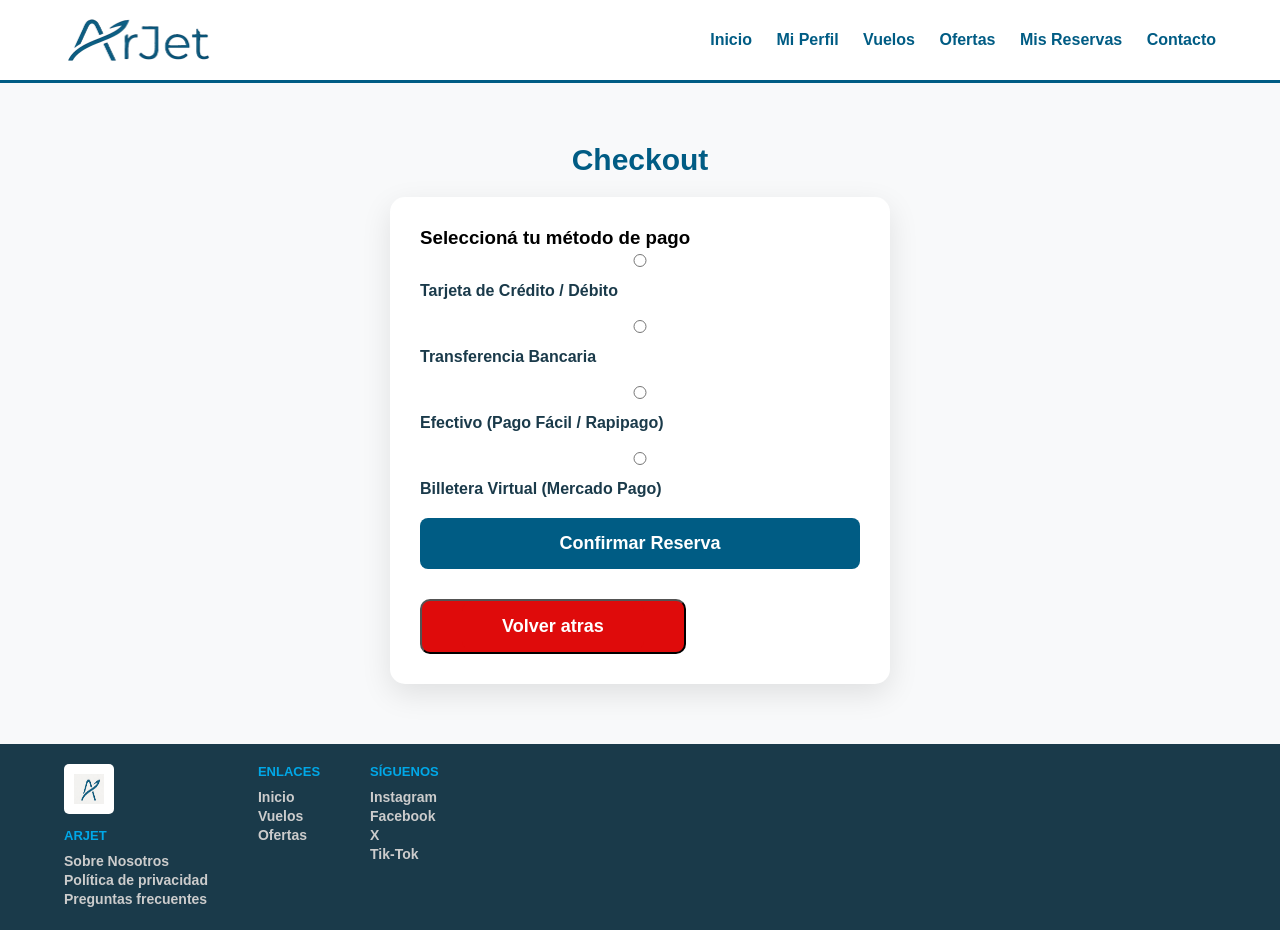
<file: pages/Checkout.html>
<!DOCTYPE html>
<html lang="es">

<head>
    <meta charset="UTF-8">
    <meta name="viewport" content="width=device-width, initial-scale=1.0">
    <title>ArJet - Finalizar Compra</title>
    <link rel="stylesheet" href="styles-checkout.css">
    <link rel="stylesheet" href="../header-footer.css">
</head>

<body>
    <header>
        <img src="../Images/arjet_logo_transparente.png" alt="Logotipo de ArJet">
        <nav>
            <a href="../logueado_index.html">Inicio</a>
            <a href="perfil_deUsuario.html">Mi Perfil</a>
            <a href="Vuelos_Logeado.html">Vuelos</a>
            <a href="Ofertas-logeado.html">Ofertas</a>
            <a href="MisReservas.html">Mis Reservas</a>
            <a href="Contacto-Logeado.html">Contacto</a>
        </nav>
    </header>

    <main>
        <h1>Checkout</h1>
        <form action="MisReservas.html" method="POST">
            <h3>Seleccioná tu método de pago</h3>
            <div class="metodos-pago">
                <!-- Tarjeta -->
                <input type="radio" name="pago" id="radio-tarjeta" required>
                <label for="radio-tarjeta" class="opcion-pago">Tarjeta de Crédito / Débito</label>
                <div id="form-tarjeta" class="info-pago">
                    <div class="grid-form">
                        <input type="text" placeholder="Nombre del titular" class="full-width">
                        <input type="text" placeholder="Número de tarjeta" class="full-width">
                        <input type="text" placeholder="MM/AA">
                        <input type="text" placeholder="CVV">
                        <input type="text" placeholder="DNI del titular" class="full-width">
                    </div>
                </div>

                <!-- Transferencia -->
                <input type="radio" name="pago" id="radio-transferencia">
                <label for="radio-transferencia" class="opcion-pago">Transferencia Bancaria</label>
                <div id="info-transferencia" class="info-pago">
                    <p><strong>CBU:</strong> 00000031000987654321</p>
                    <p><strong>Alias:</strong> arjet.vuelos.oficial</p>
                    <p><strong>Banco:</strong> ArJet Bank</p>
                </div>

                <!-- Efectivo -->
                <input type="radio" name="pago" id="radio-efectivo">
                <label for="radio-efectivo" class="opcion-pago">Efectivo (Pago Fácil / Rapipago)</label>
                <div id="info-efectivo" class="info-pago">
                    <p>Se generará un código de pago al confirmar. Tenés 48hs para abonar en cualquier sucursal.</p>
                </div>

                <!-- Billetera Virtual -->
                <input type="radio" name="pago" id="radio-billetera">
                <label for="radio-billetera" class="opcion-pago">Billetera Virtual (Mercado Pago)</label>
                <div id="info-billetera" class="info-pago">
                    <p>Serás redirigido para pagar con tu saldo o dinero en cuenta.</p>
                </div>
            </div>

            <button type="submit" class="btn-confirmar">Confirmar Reserva</button>
             <button class="btn-atras"> <a href="DetalleVuelo-logeado.html" class="btn-atras">Volver atras</a></button>
        </form>
    </main>

    <footer>
        <div class="footer-container">
            <div class="footer-col">
                <img src="../Images/LOGO-a.jpeg" alt="Logo de ArJet" class="footer-logo">
                <h2>ArJet</h2>
                <nav>
                    <a href="SobreNosotros.html">Sobre Nosotros</a>
                    <a href="PoliticaDePrivacidad.html">Política de privacidad</a>
                    <a href="preguntasFrecuentes-logeado.html">Preguntas frecuentes</a>
                </nav>
            </div>
            <div class="footer-col">
                <h2>Enlaces</h2>
                <nav>
                    <a href="../logueado_index.html">Inicio</a>
                    <a href="Vuelos_Logeado.html">Vuelos</a>
                    <a href="Ofertas-logeado.html">Ofertas</a>
                </nav>
            </div>
            <div class="footer-col">
                <h2>Síguenos</h2>
                <nav>
                    <a href="../redes-sociales/instagram.html">Instagram</a>
                    <a href="../redes-sociales/facebook.html">Facebook</a>
                    <a href="../redes-sociales/red-soc-x.html">X</a>
                    <a href="../redes-sociales/tiktok.html">Tik-Tok</a>
                </nav>
            </div>
        </div>
    </footer>
</body>

</html>
</file>
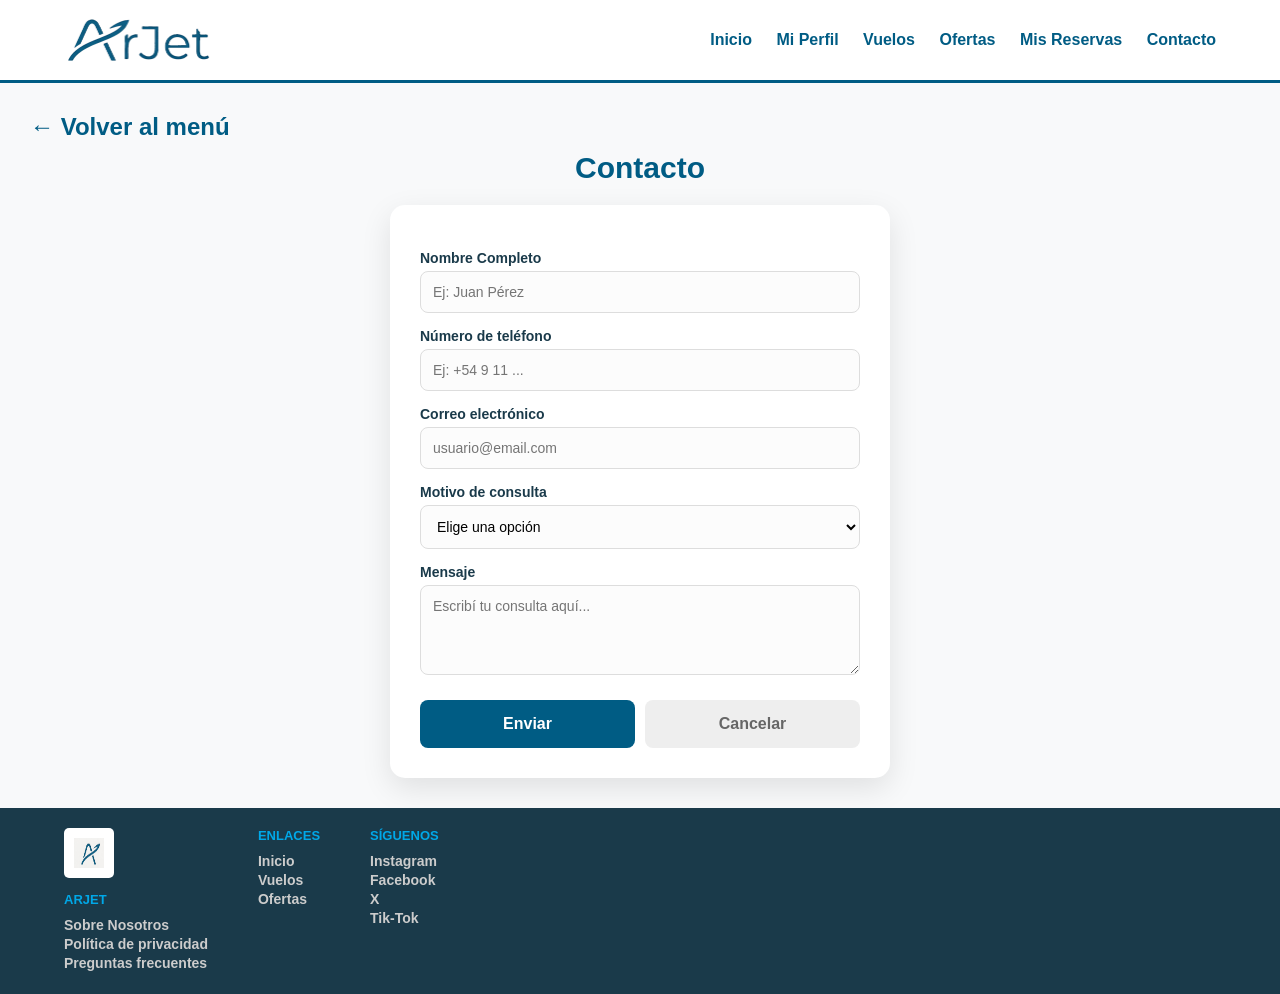
<file: pages/Contacto-Logeado.html>
<!DOCTYPE html>
<html lang="es">

<head>
    <meta charset="UTF-8">
    <meta name="viewport" content="width=device-width, initial-scale=1.0">
    <title>ArJet - Contacto</title>
    <link rel="stylesheet" href="styles-contacto.css">
    <link rel="stylesheet" href="../header-footer.css">
</head>

<body>
    <header>
        <img src="../Images/arjet_logo_transparente.png" alt="Logotipo de ArJet">
        <nav>
            <a href="../logueado_index.html">Inicio</a>
            <a href="perfil_deUsuario.html">Mi Perfil</a>
            <a href="Vuelos_Logeado.html">Vuelos</a>
            <a href="Ofertas-logeado.html">Ofertas</a>
            <a href="MisReservas.html">Mis Reservas</a>
            <a href="Contacto-Logeado.html">Contacto</a>
        </nav>
    </header>

    <main>
        <a href="../logueado_index.html" class="btn-volver">← Volver al menú</a>
        <h1>Contacto</h1>
        <form action="#" method="POST">
            <label for="nombre">Nombre Completo</label>
            <input type="text" id="nombre" name="nombre" required placeholder="Ej: Juan Pérez">

            <label for="numero">Número de teléfono</label>
            <input type="tel" id="numero" name="numero" required placeholder="Ej: +54 9 11 ...">

            <label for="email">Correo electrónico</label>
            <input type="email" id="email" name="email" required placeholder="usuario@email.com">

            <label for="motivo">Motivo de consulta</label>
            <select name="motivo" id="motivo" required>
                <option value="" disabled selected>Elige una opción</option>
                <option value="Reembolso">Quiero reembolsar o cambiar mi pasaje</option>
                <option value="Error_pasaje">Tengo problemas con mi pasaje</option>
                <option value="Error_web">Tengo problemas con el sitio web</option>
                <option value="Otro">Otro tipo de consulta</option>
            </select>

            <label for="mensaje">Mensaje</label>
            <textarea id="mensaje" name="mensaje" rows="4" required
                placeholder="Escribí tu consulta aquí..."></textarea>

            <div class="botones-form">
                <button type="submit">Enviar</button>
                <button type="reset">Cancelar</button>
            </div>
        </form>
    </main>

    <footer>
        <div class="footer-container">
            <div class="footer-col">
                <img src="../Images/LOGO-a.jpeg" alt="Logo de ArJet" class="footer-logo">
                <h2>ArJet</h2>
                <nav>
                    <a href="SobreNosotros.html">Sobre Nosotros</a>
                    <a href="PoliticaDePrivacidad.html">Política de privacidad</a>
                    <a href="PreguntasFrecuentes.html">Preguntas frecuentes</a>
                </nav>
            </div>
            <div class="footer-col">
                <h2>Enlaces</h2>
                <nav>
                    <a href="../index.html">Inicio</a>
                    <a href="Vuelos.html">Vuelos</a>
                    <a href="Ofertas.html">Ofertas</a>
                </nav>
            </div>
            <div class="footer-col">
                <h2>Síguenos</h2>
                <nav>
                    <a href="../redes-sociales/instagram.html">Instagram</a>
                    <a href="../redes-sociales/facebook.html">Facebook</a>
                    <a href="../redes-sociales/red-soc-x.html">X</a>
                    <a href="../redes-sociales/tiktok.html">Tik-Tok</a>
                </nav>
            </div>
        </div>
    </footer>
</body>

</html>
</file>
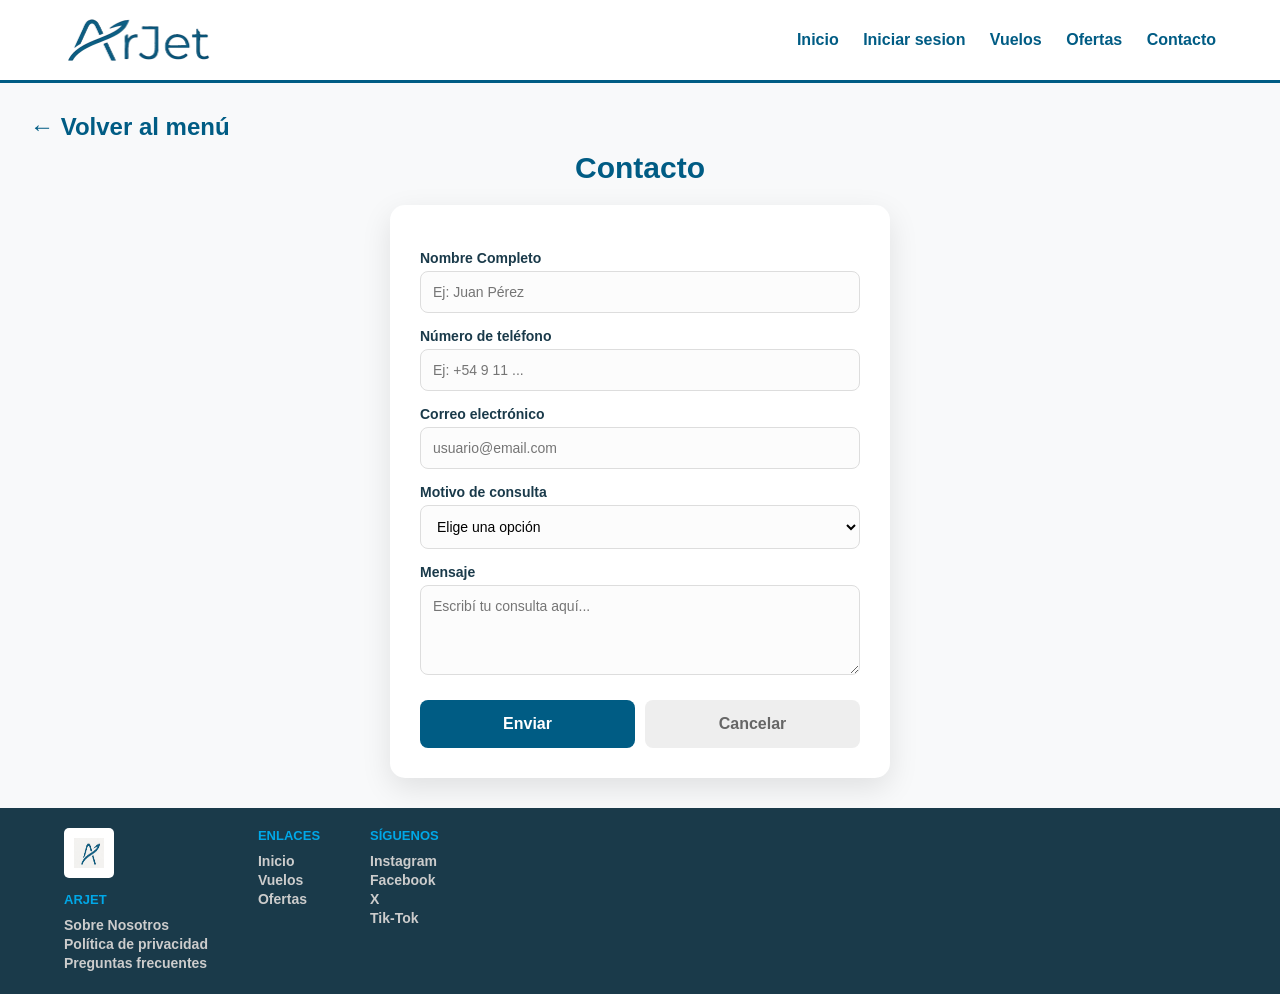
<file: pages/Contacto.html>
<!DOCTYPE html>
<html lang="es">

<head>
    <meta charset="UTF-8">
    <meta name="viewport" content="width=device-width, initial-scale=1.0">
    <title>ArJet - Contacto</title>
    <link rel="stylesheet" href="styles-contacto.css">
    <link rel="stylesheet" href="../header-footer.css">
</head>

<body>
    <header>
        <img src="../Images/arjet_logo_transparente.png" alt="Logotipo de ArJet">
        <nav>
            <a href="../index.html">Inicio</a>
            <a href="Usuario.html">Iniciar sesion</a>
            <a href="Vuelos.html">Vuelos</a>
            <a href="Ofertas.html">Ofertas</a>
            <a href="Contacto.html">Contacto</a>
        </nav>
    </header>
    <main>
        <a href="../index.html" class="btn-volver">← Volver al menú</a>
        <h1>Contacto</h1>
        <form action="#" method="POST">
            <label for="nombre">Nombre Completo</label>
            <input type="text" id="nombre" name="nombre" required placeholder="Ej: Juan Pérez">

            <label for="numero">Número de teléfono</label>
            <input type="tel" id="numero" name="numero" required placeholder="Ej: +54 9 11 ...">

            <label for="email">Correo electrónico</label>
            <input type="email" id="email" name="email" required placeholder="usuario@email.com">

            <label for="motivo">Motivo de consulta</label>
            <select name="motivo" id="motivo" required>
                <option value="" disabled selected>Elige una opción</option>
                <option value="Reembolso">Quiero reembolsar o cambiar mi pasaje</option>
                <option value="Error_pasaje">Tengo problemas con mi pasaje</option>
                <option value="Error_web">Tengo problemas con el sitio web</option>
                <option value="Otro">Otro tipo de consulta</option>
            </select>

            <label for="mensaje">Mensaje</label>
            <textarea id="mensaje" name="mensaje" rows="4" required
                placeholder="Escribí tu consulta aquí..."></textarea>

            <div class="botones-form">
                <button type="submit">Enviar</button>
                <button type="reset">Cancelar</button>
            </div>
        </form>
    </main>

    <footer>
        <div class="footer-container">
            <div class="footer-col">
                <img src="../Images/LOGO-a.jpeg" alt="Logo de ArJet" class="footer-logo">
                <h2>ArJet</h2>
                <nav>
                    <a href="SobreNosotros.html">Sobre Nosotros</a>
                    <a href="PoliticaDePrivacidad.html">Política de privacidad</a>
                    <a href="PreguntasFrecuentes.html">Preguntas frecuentes</a>
                </nav>
            </div>
            <div class="footer-col">
                <h2>Enlaces</h2>
                <nav>
                    <a href="../index.html">Inicio</a>
                    <a href="Vuelos.html">Vuelos</a>
                    <a href="Ofertas.html">Ofertas</a>
                </nav>
            </div>
            <div class="footer-col">
                <h2>Síguenos</h2>
                <nav>
                    <a href="../redes-sociales/instagram.html">Instagram</a>
                    <a href="../redes-sociales/facebook.html">Facebook</a>
                    <a href="../redes-sociales/red-soc-x.html">X</a>
                    <a href="../redes-sociales/tiktok.html">Tik-Tok</a>
                </nav>
            </div>
        </div>
    </footer>
</body>

</html>
</file>
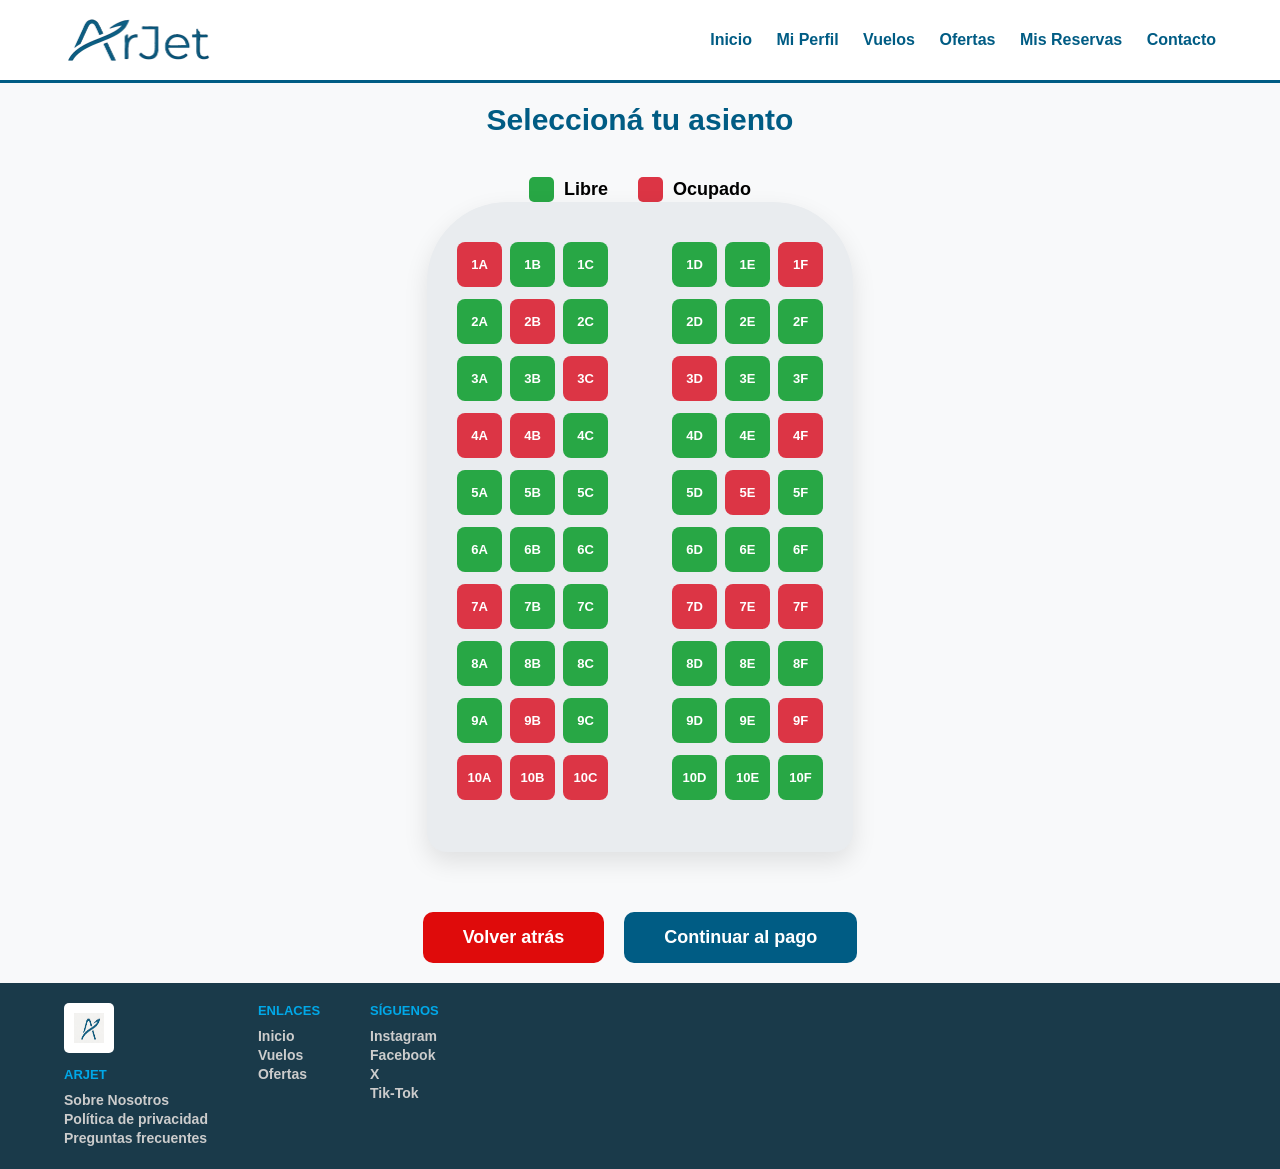
<file: pages/DetalleVuelo-logeado.html>
<!DOCTYPE html>
<html lang="es">

<head>
    <meta charset="UTF-8">
    <meta name="viewport" content="width=device-width, initial-scale=1.0">
    <title>ArJet - Selección de Asientos</title>
    <link rel="stylesheet" href="styles-detalle.css">
    <link rel="stylesheet" href="../header-footer.css">
</head>

<body>
    <header>
        <img src="../Images/arjet_logo_transparente.png" alt="Logotipo de ArJet">
        <nav>
            <a href="../logueado_index.html">Inicio</a>
            <a href="perfil_deUsuario.html">Mi Perfil</a>
            <a href="Vuelos_Logeado.html">Vuelos</a>
            <a href="Ofertas-logeado.html">Ofertas</a>
            <a href="MisReservas.html">Mis Reservas</a>
            <a href="Contacto-Logeado.html">Contacto</a>
        </nav>
    </header>

    <main>
        <h1>Seleccioná tu asiento</h1>
<div class="leyenda">
    
    <div class="item-leyenda">
        <div class="cuadro verde"></div>
        <span>Libre</span>
    </div>

    <div class="item-leyenda">
        <div class="cuadro rojo"></div>
        <span>Ocupado</span>
    </div>

</div>

        <div class="avion-layout">
            <div class="fila-asientos">
                <div class="bloque-asientos">
                    <div class="asiento ocupado">1A</div>
                    <div class="asiento-wrapper">
                        <input type="radio" name="asiento" id="s1B" class="input-asiento">
                        <label for="s1B" class="asiento disponible">1B</label>
                    </div>
                    <div class="asiento-wrapper">
                        <input type="radio" name="asiento" id="s1C" class="input-asiento">
                        <label for="s1C" class="asiento disponible">1C</label>
                    </div>
                </div>
                <div class="pasillo"></div>
                <div class="bloque-asientos">
                    <div class="asiento-wrapper">
                        <input type="radio" name="asiento" id="s1D" class="input-asiento">
                        <label for="s1D" class="asiento disponible">1D</label>
                    </div>
                    <div class="asiento-wrapper">
                        <input type="radio" name="asiento" id="s1E" class="input-asiento">
                        <label for="s1E" class="asiento disponible">1E</label>
                    </div>
                    <div class="asiento ocupado">1F</div>
                </div>
            </div>
            <div class="fila-asientos">
                <div class="bloque-asientos">
                    <div class="asiento-wrapper">
                        <input type="radio" name="asiento" id="s2A" class="input-asiento">
                        <label for="s2A" class="asiento disponible">2A</label>
                    </div>
                    <div class="asiento ocupado">2B</div>
                    <div class="asiento-wrapper">
                        <input type="radio" name="asiento" id="s2C" class="input-asiento">
                        <label for="s2C" class="asiento disponible">2C</label>
                    </div>
                </div>
                <div class="pasillo"></div>
                <div class="bloque-asientos">
                    <div class="asiento-wrapper">
                        <input type="radio" name="asiento" id="s2D" class="input-asiento">
                        <label for="s2D" class="asiento disponible">2D</label>
                    </div>
                    <div class="asiento-wrapper">
                        <input type="radio" name="asiento" id="s2E" class="input-asiento">
                        <label for="s2E" class="asiento disponible">2E</label>
                    </div>
                    <div class="asiento-wrapper">
                        <input type="radio" name="asiento" id="s2F" class="input-asiento">
                        <label for="s2F" class="asiento disponible">2F</label>
                    </div>
                </div>
            </div>

            <div class="fila-asientos">
                <div class="bloque-asientos">
                    <div class="asiento-wrapper">
                        <input type="radio" name="asiento" id="s3A" class="input-asiento">
                        <label for="s3A" class="asiento disponible">3A</label>
                    </div>
                    <div class="asiento-wrapper">
                        <input type="radio" name="asiento" id="s3B" class="input-asiento">
                        <label for="s3B" class="asiento disponible">3B</label>
                    </div>
                    <div class="asiento ocupado">3C</div>
                </div>
                <div class="pasillo"></div>
                <div class="bloque-asientos">
                    <div class="asiento ocupado">3D</div>
                    <div class="asiento-wrapper">
                        <input type="radio" name="asiento" id="s3E" class="input-asiento">
                        <label for="s3E" class="asiento disponible">3E</label>
                    </div>
                    <div class="asiento-wrapper">
                        <input type="radio" name="asiento" id="s3F" class="input-asiento">
                        <label for="s3F" class="asiento disponible">3F</label>
                    </div>
                </div>
            </div>

            <div class="fila-asientos">
                <div class="bloque-asientos">
                    <div class="asiento ocupado">4A</div>
                    <div class="asiento ocupado">4B</div>
                    <div class="asiento-wrapper">
                        <input type="radio" name="asiento" id="s4C" class="input-asiento">
                        <label for="s4C" class="asiento disponible">4C</label>
                    </div>
                </div>
                <div class="pasillo"></div>
                <div class="bloque-asientos">
                    <div class="asiento-wrapper">
                        <input type="radio" name="asiento" id="s4D" class="input-asiento">
                        <label for="s4D" class="asiento disponible">4D</label>
                    </div>
                    <div class="asiento-wrapper">
                        <input type="radio" name="asiento" id="s4E" class="input-asiento">
                        <label for="s4E" class="asiento disponible">4E</label>
                    </div>
                    <div class="asiento ocupado">4F</div>
                </div>
            </div>

            <div class="fila-asientos">
                <div class="bloque-asientos">
                    <div class="asiento-wrapper">
                        <input type="radio" name="asiento" id="s5A" class="input-asiento">
                        <label for="s5A" class="asiento disponible">5A</label>
                    </div>
                    <div class="asiento-wrapper">
                        <input type="radio" name="asiento" id="s5B" class="input-asiento">
                        <label for="s5B" class="asiento disponible">5B</label>
                    </div>
                    <div class="asiento-wrapper">
                        <input type="radio" name="asiento" id="s5C" class="input-asiento">
                        <label for="s5C" class="asiento disponible">5C</label>
                    </div>
                </div>
                <div class="pasillo"></div>
                <div class="bloque-asientos">
                    <div class="asiento-wrapper">
                        <input type="radio" name="asiento" id="s5D" class="input-asiento">
                        <label for="s5D" class="asiento disponible">5D</label>
                    </div>
                    <div class="asiento ocupado">5E</div>
                    <div class="asiento-wrapper">
                        <input type="radio" name="asiento" id="s5F" class="input-asiento">
                        <label for="s5F" class="asiento disponible">5F</label>
                    </div>
                </div>
            </div>

            <div class="fila-asientos">
                <div class="bloque-asientos">
                    <div class="asiento-wrapper">
                        <input type="radio" name="asiento" id="s6A" class="input-asiento">
                        <label for="s6A" class="asiento disponible">6A</label>
                    </div>
                    <div class="asiento-wrapper">
                        <input type="radio" name="asiento" id="s6B" class="input-asiento">
                        <label for="s6B" class="asiento disponible">6B</label>
                    </div>
                    <div class="asiento-wrapper">
                        <input type="radio" name="asiento" id="s6C" class="input-asiento">
                        <label for="s6C" class="asiento disponible">6C</label>
                    </div>
                </div>
                <div class="pasillo"></div>
                <div class="bloque-asientos">
                    <div class="asiento-wrapper">
                        <input type="radio" name="asiento" id="s6D" class="input-asiento">
                        <label for="s6D" class="asiento disponible">6D</label>
                    </div>
                    <div class="asiento-wrapper">
                        <input type="radio" name="asiento" id="s6E" class="input-asiento">
                        <label for="s6E" class="asiento disponible">6E</label>
                    </div>
                    <div class="asiento-wrapper">
                        <input type="radio" name="asiento" id="s6F" class="input-asiento">
                        <label for="s6F" class="asiento disponible">6F</label>
                    </div>
                </div>
            </div>

            <div class="fila-asientos">
                <div class="bloque-asientos">
                    <div class="asiento ocupado">7A</div>
                    <div class="asiento-wrapper">
                        <input type="radio" name="asiento" id="s7B" class="input-asiento">
                        <label for="s7B" class="asiento disponible">7B</label>
                    </div>
                    <div class="asiento-wrapper">
                        <input type="radio" name="asiento" id="s7C" class="input-asiento">
                        <label for="s7C" class="asiento disponible">7C</label>
                    </div>
                </div>
                <div class="pasillo"></div>
                <div class="bloque-asientos">
                    <div class="asiento ocupado">7D</div>
                    <div class="asiento ocupado">7E</div>
                    <div class="asiento ocupado">7F</div>
                </div>
            </div>

            <div class="fila-asientos">
                <div class="bloque-asientos">
                    <div class="asiento-wrapper">
                        <input type="radio" name="asiento" id="s8A" class="input-asiento">
                        <label for="s8A" class="asiento disponible">8A</label>
                    </div>
                    <div class="asiento-wrapper">
                        <input type="radio" name="asiento" id="s8B" class="input-asiento">
                        <label for="s8B" class="asiento disponible">8B</label>
                    </div>
                    <div class="asiento-wrapper">
                        <input type="radio" name="asiento" id="s8C" class="input-asiento">
                        <label for="s8C" class="asiento disponible">8C</label>
                    </div>
                </div>
                <div class="pasillo"></div>
                <div class="bloque-asientos">
                    <div class="asiento-wrapper">
                        <input type="radio" name="asiento" id="s8D" class="input-asiento">
                        <label for="s8D" class="asiento disponible">8D</label>
                    </div>
                    <div class="asiento-wrapper">
                        <input type="radio" name="asiento" id="s8E" class="input-asiento">
                        <label for="s8E" class="asiento disponible">8E</label>
                    </div>
                    <div class="asiento-wrapper">
                        <input type="radio" name="asiento" id="s8F" class="input-asiento">
                        <label for="s8F" class="asiento disponible">8F</label>
                    </div>
                </div>
            </div>

            <div class="fila-asientos">
                <div class="bloque-asientos">
                    <div class="asiento-wrapper">
                        <input type="radio" name="asiento" id="s9A" class="input-asiento">
                        <label for="s9A" class="asiento disponible">9A</label>
                    </div>
                    <div class="asiento ocupado">9B</div>
                    <div class="asiento-wrapper">
                        <input type="radio" name="asiento" id="s9C" class="input-asiento">
                        <label for="s9C" class="asiento disponible">9C</label>
                    </div>
                </div>
                <div class="pasillo"></div>
                <div class="bloque-asientos">
                    <div class="asiento-wrapper">
                        <input type="radio" name="asiento" id="s9D" class="input-asiento">
                        <label for="s9D" class="asiento disponible">9D</label>
                    </div>
                    <div class="asiento-wrapper">
                        <input type="radio" name="asiento" id="s9E" class="input-asiento">
                        <label for="s9E" class="asiento disponible">9E</label>
                    </div>
                    <div class="asiento ocupado">9F</div>
                </div>
            </div>

            <div class="fila-asientos">
                <div class="bloque-asientos">
                    <div class="asiento ocupado">10A</div>
                    <div class="asiento ocupado">10B</div>
                    <div class="asiento ocupado">10C</div>
                </div>
                <div class="pasillo"></div>
                <div class="bloque-asientos">
                    <div class="asiento-wrapper">
                        <input type="radio" name="asiento" id="s10D" class="input-asiento">
                        <label for="s10D" class="asiento disponible">10D</label>
                    </div>
                    <div class="asiento-wrapper">
                        <input type="radio" name="asiento" id="s10E" class="input-asiento">
                        <label for="s10E" class="asiento disponible">10E</label>
                    </div>
                    <div class="asiento-wrapper">
                        <input type="radio" name="asiento" id="s10F" class="input-asiento">
                        <label for="s10F" class="asiento disponible">10F</label>
                    </div>
                </div>
            </div>

        </div>

        <div class="contenedor-botones">
            <a href="Vuelos.html" class="btn-atras">Volver atrás</a>
            <a href="usuario-desde-vuelo.html" class="btn-continuar">Continuar al pago</a>
        </div>
    </main>

    <footer>
        <div class="footer-container">
            <div class="footer-col">
                <img src="../Images/LOGO-a.jpeg" alt="Logo de ArJet" class="footer-logo">
                <h2>ArJet</h2>
                <nav>
                    <a href="SobreNosotros.html">Sobre Nosotros</a>
                    <a href="PoliticaDePrivacidad.html">Política de privacidad</a>
                    <a href="preguntasFrecuentes-logeado.html">Preguntas frecuentes</a>
                </nav>
            </div>
            <div class="footer-col">
                <h2>Enlaces</h2>
                <nav>
                    <a href="../logueado_index.html">Inicio</a>
                    <a href="Vuelos_Logeado.html">Vuelos</a>
                    <a href="Ofertas-logeado.html">Ofertas</a>
                </nav>
            </div>
            <div class="footer-col">
                <h2>Síguenos</h2>
                <nav>
                    <a href="../redes-sociales/instagram.html">Instagram</a>
                    <a href="../redes-sociales/facebook.html">Facebook</a>
                    <a href="../redes-sociales/red-soc-x.html">X</a>
                    <a href="../redes-sociales/tiktok.html">Tik-Tok</a>
                </nav>
            </div>
        </div>
    </footer>
</body>

</html>
</file>
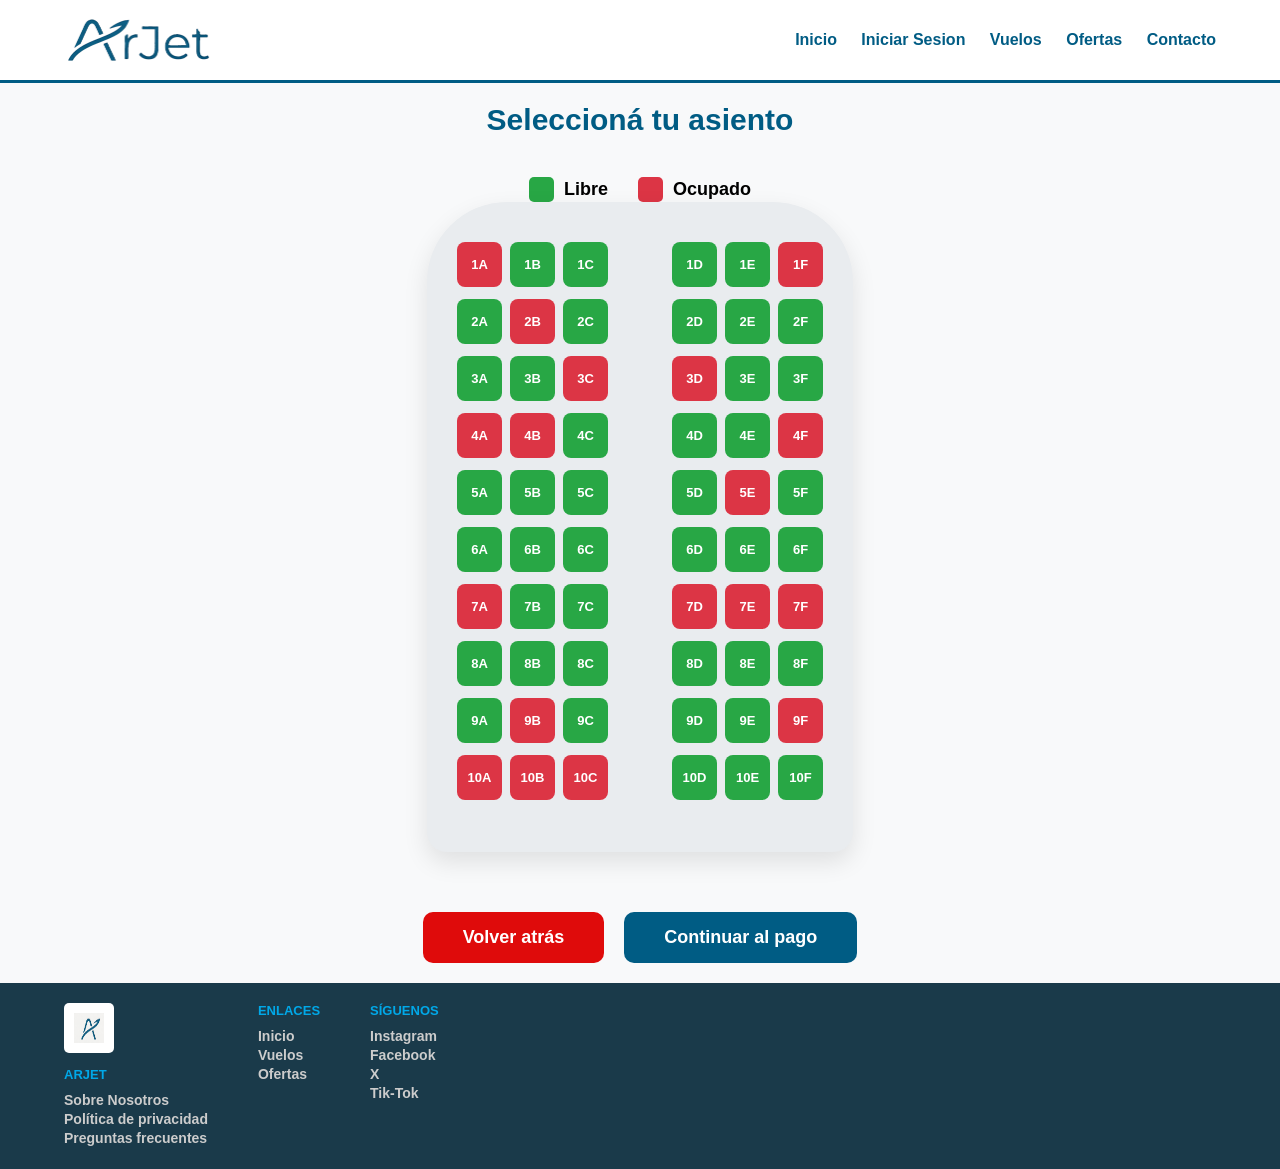
<file: pages/DetalleVuelo.html>
<!DOCTYPE html>
<html lang="es">

<head>
    <meta charset="UTF-8">
    <meta name="viewport" content="width=device-width, initial-scale=1.0">
    <title>ArJet - Selección de Asientos</title>
    <link rel="stylesheet" href="styles-detalle.css">
    <link rel="stylesheet" href="../header-footer.css">
</head>

<body>
    <header>
        <img src="../Images/arjet_logo_transparente.png" alt="Logotipo de ArJet">
        <nav>
            <a href="../index.html">Inicio</a>
            <a href="Usuario.html">Iniciar Sesion</a>
            <a href="Vuelos.html">Vuelos</a>
            <a href="Ofertas.html">Ofertas</a>
            <a href="Contacto.html">Contacto</a>
        </nav>
    </header>

    <main>
        <h1>Seleccioná tu asiento</h1>
        
        <div class="leyenda">
    <div class="item-leyenda">
        <div class="cuadro verde"></div>
        <span>Libre</span>
    </div>
    <div class="item-leyenda">
        <div class="cuadro rojo"></div>
        <span>Ocupado</span>
    </div>

</div>
        <div class="avion-layout">
            <div class="fila-asientos">
                <div class="bloque-asientos">
                    <div class="asiento ocupado">1A</div>
                    <div class="asiento-wrapper">
                        <input type="radio" name="asiento" id="s1B" class="input-asiento">
                        <label for="s1B" class="asiento disponible">1B</label>
                    </div>
                    <div class="asiento-wrapper">
                        <input type="radio" name="asiento" id="s1C" class="input-asiento">
                        <label for="s1C" class="asiento disponible">1C</label>
                    </div>
                </div>
                <div class="pasillo"></div>
                <div class="bloque-asientos">
                    <div class="asiento-wrapper">
                        <input type="radio" name="asiento" id="s1D" class="input-asiento">
                        <label for="s1D" class="asiento disponible">1D</label>
                    </div>
                    <div class="asiento-wrapper">
                        <input type="radio" name="asiento" id="s1E" class="input-asiento">
                        <label for="s1E" class="asiento disponible">1E</label>
                    </div>
                    <div class="asiento ocupado">1F</div>
                </div>
            </div>

            <div class="fila-asientos">
                <div class="bloque-asientos">
                    <div class="asiento-wrapper">
                        <input type="radio" name="asiento" id="s2A" class="input-asiento">
                        <label for="s2A" class="asiento disponible">2A</label>
                    </div>
                    <div class="asiento ocupado">2B</div>
                    <div class="asiento-wrapper">
                        <input type="radio" name="asiento" id="s2C" class="input-asiento">
                        <label for="s2C" class="asiento disponible">2C</label>
                    </div>
                </div>
                <div class="pasillo"></div>
                <div class="bloque-asientos">
                    <div class="asiento-wrapper">
                        <input type="radio" name="asiento" id="s2D" class="input-asiento">
                        <label for="s2D" class="asiento disponible">2D</label>
                    </div>
                    <div class="asiento-wrapper">
                        <input type="radio" name="asiento" id="s2E" class="input-asiento">
                        <label for="s2E" class="asiento disponible">2E</label>
                    </div>
                    <div class="asiento-wrapper">
                        <input type="radio" name="asiento" id="s2F" class="input-asiento">
                        <label for="s2F" class="asiento disponible">2F</label>
                    </div>
                </div>
            </div>

            <div class="fila-asientos">
                <div class="bloque-asientos">
                    <div class="asiento-wrapper">
                        <input type="radio" name="asiento" id="s3A" class="input-asiento">
                        <label for="s3A" class="asiento disponible">3A</label>
                    </div>
                    <div class="asiento-wrapper">
                        <input type="radio" name="asiento" id="s3B" class="input-asiento">
                        <label for="s3B" class="asiento disponible">3B</label>
                    </div>
                    <div class="asiento ocupado">3C</div>
                </div>
                <div class="pasillo"></div>
                <div class="bloque-asientos">
                    <div class="asiento ocupado">3D</div>
                    <div class="asiento-wrapper">
                        <input type="radio" name="asiento" id="s3E" class="input-asiento">
                        <label for="s3E" class="asiento disponible">3E</label>
                    </div>
                    <div class="asiento-wrapper">
                        <input type="radio" name="asiento" id="s3F" class="input-asiento">
                        <label for="s3F" class="asiento disponible">3F</label>
                    </div>
                </div>
            </div>

            <div class="fila-asientos">
                <div class="bloque-asientos">
                    <div class="asiento ocupado">4A</div>
                    <div class="asiento ocupado">4B</div>
                    <div class="asiento-wrapper">
                        <input type="radio" name="asiento" id="s4C" class="input-asiento">
                        <label for="s4C" class="asiento disponible">4C</label>
                    </div>
                </div>
                <div class="pasillo"></div>
                <div class="bloque-asientos">
                    <div class="asiento-wrapper">
                        <input type="radio" name="asiento" id="s4D" class="input-asiento">
                        <label for="s4D" class="asiento disponible">4D</label>
                    </div>
                    <div class="asiento-wrapper">
                        <input type="radio" name="asiento" id="s4E" class="input-asiento">
                        <label for="s4E" class="asiento disponible">4E</label>
                    </div>
                    <div class="asiento ocupado">4F</div>
                </div>
            </div>

            <div class="fila-asientos">
                <div class="bloque-asientos">
                    <div class="asiento-wrapper">
                        <input type="radio" name="asiento" id="s5A" class="input-asiento">
                        <label for="s5A" class="asiento disponible">5A</label>
                    </div>
                    <div class="asiento-wrapper">
                        <input type="radio" name="asiento" id="s5B" class="input-asiento">
                        <label for="s5B" class="asiento disponible">5B</label>
                    </div>
                    <div class="asiento-wrapper">
                        <input type="radio" name="asiento" id="s5C" class="input-asiento">
                        <label for="s5C" class="asiento disponible">5C</label>
                    </div>
                </div>
                <div class="pasillo"></div>
                <div class="bloque-asientos">
                    <div class="asiento-wrapper">
                        <input type="radio" name="asiento" id="s5D" class="input-asiento">
                        <label for="s5D" class="asiento disponible">5D</label>
                    </div>
                    <div class="asiento ocupado">5E</div>
                    <div class="asiento-wrapper">
                        <input type="radio" name="asiento" id="s5F" class="input-asiento">
                        <label for="s5F" class="asiento disponible">5F</label>
                    </div>
                </div>
            </div>

            <div class="fila-asientos">
                <div class="bloque-asientos">
                    <div class="asiento-wrapper">
                        <input type="radio" name="asiento" id="s6A" class="input-asiento">
                        <label for="s6A" class="asiento disponible">6A</label>
                    </div>
                    <div class="asiento-wrapper">
                        <input type="radio" name="asiento" id="s6B" class="input-asiento">
                        <label for="s6B" class="asiento disponible">6B</label>
                    </div>
                    <div class="asiento-wrapper">
                        <input type="radio" name="asiento" id="s6C" class="input-asiento">
                        <label for="s6C" class="asiento disponible">6C</label>
                    </div>
                </div>
                <div class="pasillo"></div>
                <div class="bloque-asientos">
                    <div class="asiento-wrapper">
                        <input type="radio" name="asiento" id="s6D" class="input-asiento">
                        <label for="s6D" class="asiento disponible">6D</label>
                    </div>
                    <div class="asiento-wrapper">
                        <input type="radio" name="asiento" id="s6E" class="input-asiento">
                        <label for="s6E" class="asiento disponible">6E</label>
                    </div>
                    <div class="asiento-wrapper">
                        <input type="radio" name="asiento" id="s6F" class="input-asiento">
                        <label for="s6F" class="asiento disponible">6F</label>
                    </div>
                </div>
            </div>

            <div class="fila-asientos">
                <div class="bloque-asientos">
                    <div class="asiento ocupado">7A</div>
                    <div class="asiento-wrapper">
                        <input type="radio" name="asiento" id="s7B" class="input-asiento">
                        <label for="s7B" class="asiento disponible">7B</label>
                    </div>
                    <div class="asiento-wrapper">
                        <input type="radio" name="asiento" id="s7C" class="input-asiento">
                        <label for="s7C" class="asiento disponible">7C</label>
                    </div>
                </div>
                <div class="pasillo"></div>
                <div class="bloque-asientos">
                    <div class="asiento ocupado">7D</div>
                    <div class="asiento ocupado">7E</div>
                    <div class="asiento ocupado">7F</div>
                </div>
            </div>

            <div class="fila-asientos">
                <div class="bloque-asientos">
                    <div class="asiento-wrapper">
                        <input type="radio" name="asiento" id="s8A" class="input-asiento">
                        <label for="s8A" class="asiento disponible">8A</label>
                    </div>
                    <div class="asiento-wrapper">
                        <input type="radio" name="asiento" id="s8B" class="input-asiento">
                        <label for="s8B" class="asiento disponible">8B</label>
                    </div>
                    <div class="asiento-wrapper">
                        <input type="radio" name="asiento" id="s8C" class="input-asiento">
                        <label for="s8C" class="asiento disponible">8C</label>
                    </div>
                </div>
                <div class="pasillo"></div>
                <div class="bloque-asientos">
                    <div class="asiento-wrapper">
                        <input type="radio" name="asiento" id="s8D" class="input-asiento">
                        <label for="s8D" class="asiento disponible">8D</label>
                    </div>
                    <div class="asiento-wrapper">
                        <input type="radio" name="asiento" id="s8E" class="input-asiento">
                        <label for="s8E" class="asiento disponible">8E</label>
                    </div>
                    <div class="asiento-wrapper">
                        <input type="radio" name="asiento" id="s8F" class="input-asiento">
                        <label for="s8F" class="asiento disponible">8F</label>
                    </div>
                </div>
            </div>

            <div class="fila-asientos">
                <div class="bloque-asientos">
                    <div class="asiento-wrapper">
                        <input type="radio" name="asiento" id="s9A" class="input-asiento">
                        <label for="s9A" class="asiento disponible">9A</label>
                    </div>
                    <div class="asiento ocupado">9B</div>
                    <div class="asiento-wrapper">
                        <input type="radio" name="asiento" id="s9C" class="input-asiento">
                        <label for="s9C" class="asiento disponible">9C</label>
                    </div>
                </div>
                <div class="pasillo"></div>
                <div class="bloque-asientos">
                    <div class="asiento-wrapper">
                        <input type="radio" name="asiento" id="s9D" class="input-asiento">
                        <label for="s9D" class="asiento disponible">9D</label>
                    </div>
                    <div class="asiento-wrapper">
                        <input type="radio" name="asiento" id="s9E" class="input-asiento">
                        <label for="s9E" class="asiento disponible">9E</label>
                    </div>
                    <div class="asiento ocupado">9F</div>
                </div>
            </div>

            <div class="fila-asientos">
                <div class="bloque-asientos">
                    <div class="asiento ocupado">10A</div>
                    <div class="asiento ocupado">10B</div>
                    <div class="asiento ocupado">10C</div>
                </div>
                <div class="pasillo"></div>
                <div class="bloque-asientos">
                    <div class="asiento-wrapper">
                        <input type="radio" name="asiento" id="s10D" class="input-asiento">
                        <label for="s10D" class="asiento disponible">10D</label>
                    </div>
                    <div class="asiento-wrapper">
                        <input type="radio" name="asiento" id="s10E" class="input-asiento">
                        <label for="s10E" class="asiento disponible">10E</label>
                    </div>
                    <div class="asiento-wrapper">
                        <input type="radio" name="asiento" id="s10F" class="input-asiento">
                        <label for="s10F" class="asiento disponible">10F</label>
                    </div>
                </div>
            </div>

        </div>

        <div class="contenedor-botones">
            <a href="Vuelos.html" class="btn-atras">Volver atrás</a>
            <a href="usuario-desde-vuelo.html" class="btn-continuar">Continuar al pago</a>
        </div>
    </main>

    <footer>
        <div class="footer-container">
            <div class="footer-col">
                <img src="../Images/LOGO-a.jpeg" alt="Logo de ArJet" class="footer-logo">
                <h2>ArJet</h2>
                <nav>
                    <a href="SobreNosotros.html">Sobre Nosotros</a>
                    <a href="PoliticaDePrivacidad.html">Política de privacidad</a>
                    <a href="PreguntasFrecuentes.html">Preguntas frecuentes</a>
                </nav>
            </div>
            <div class="footer-col">
                <h2>Enlaces</h2>
                <nav>
                    <a href="../index.html">Inicio</a>
                    <a href="Vuelos.html">Vuelos</a>
                    <a href="Ofertas.html">Ofertas</a>
                </nav>
            </div>
            <div class="footer-col">
                <h2>Síguenos</h2>
                <nav>
                    <a href="../redes-sociales/instagram.html">Instagram</a>
                    <a href="../redes-sociales/facebook.html">Facebook</a>
                    <a href="../redes-sociales/red-soc-x.html">X</a>
                    <a href="../redes-sociales/tiktok.html">Tik-Tok</a>
                </nav>
            </div>
        </div>
    </footer>
</body>

</html>
</file>
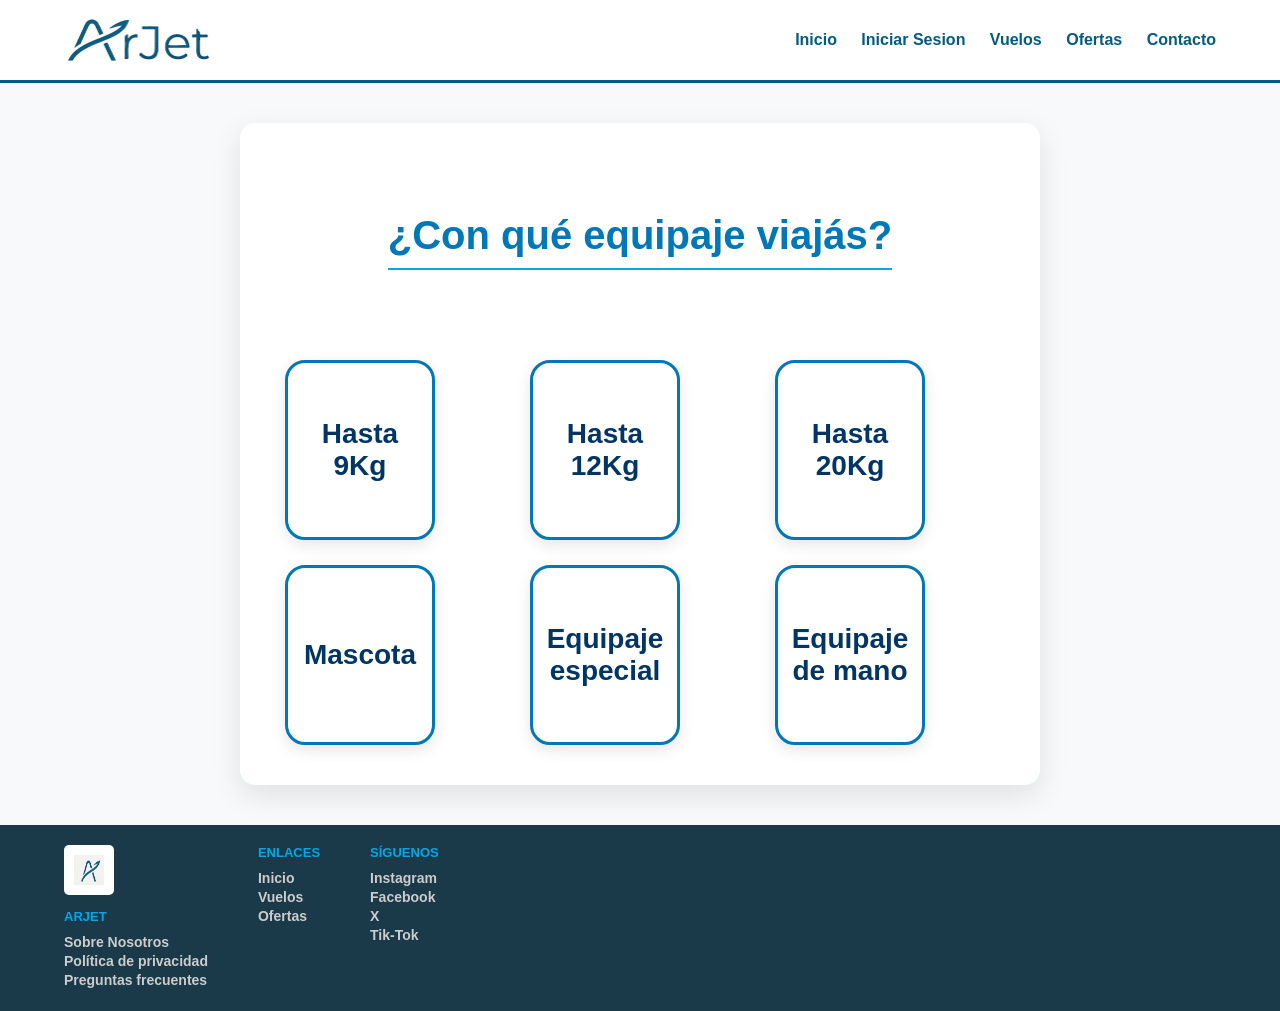
<file: pages/equipaje.html>
<!DOCTYPE html>
<html lang="es">

<head>
    <meta charset="UTF-8">
    <meta name="viewport" content="width=device-width, initial-scale=1.0">
    <title>ArJet - Selección de Asientos</title>
    <link rel="stylesheet" href="styles-detalle.css">
    <link rel="stylesheet" href="../header-footer.css">
</head>

<body>
    <header>
        <img src="../Images/arjet_logo_transparente.png" alt="Logotipo de ArJet">
        <nav>
            <a href="../index.html">Inicio</a>
            <a href="Usuario.html">Iniciar Sesion</a>
            <a href="Vuelos.html">Vuelos</a>
            <a href="Ofertas.html">Ofertas</a>
            <a href="Contacto.html">Contacto</a>
        </nav>
    </header>

<main>
<link rel="stylesheet" href="styles-equipaje.css">

<h1 class="titulo">¿Con qué equipaje viajás?</h1>
<div class="contenedor">

<div class="cuadrado">Hasta 9Kg</div>
<div class="cuadrado">Hasta 12Kg</div>
<div class="cuadrado">Hasta 20Kg</div>

<div class="cuadrado">Mascota</div>
<div class="cuadrado">Equipaje especial</div>
<div class="cuadrado">Equipaje de mano</div>

</div>
</main>


<footer>
        <div class="footer-container">
            <div class="footer-col">
                <img src="../Images/LOGO-a.jpeg" alt="Logo de ArJet" class="footer-logo">
                <h2>ArJet</h2>
                <nav>
                    <a href="SobreNosotros.html">Sobre Nosotros</a>
                    <a href="PoliticaDePrivacidad.html">Política de privacidad</a>
                    <a href="PreguntasFrecuentes.html">Preguntas frecuentes</a>
                </nav>
            </div>
            <div class="footer-col">
                <h2>Enlaces</h2>
                <nav>
                    <a href="../index.html">Inicio</a>
                    <a href="Vuelos.html">Vuelos</a>
                    <a href="Ofertas.html">Ofertas</a>
                </nav>
            </div>
            <div class="footer-col">
                <h2>Síguenos</h2>
                <nav>
                    <a href="../redes-sociales/instagram.html">Instagram</a>
                    <a href="../redes-sociales/facebook.html">Facebook</a>
                    <a href="../redes-sociales/red-soc-x.html">X</a>
                    <a href="../redes-sociales/tiktok.html">Tik-Tok</a>
                </nav>
            </div>
        </div>
    </footer>
</body>

</html>
</file>
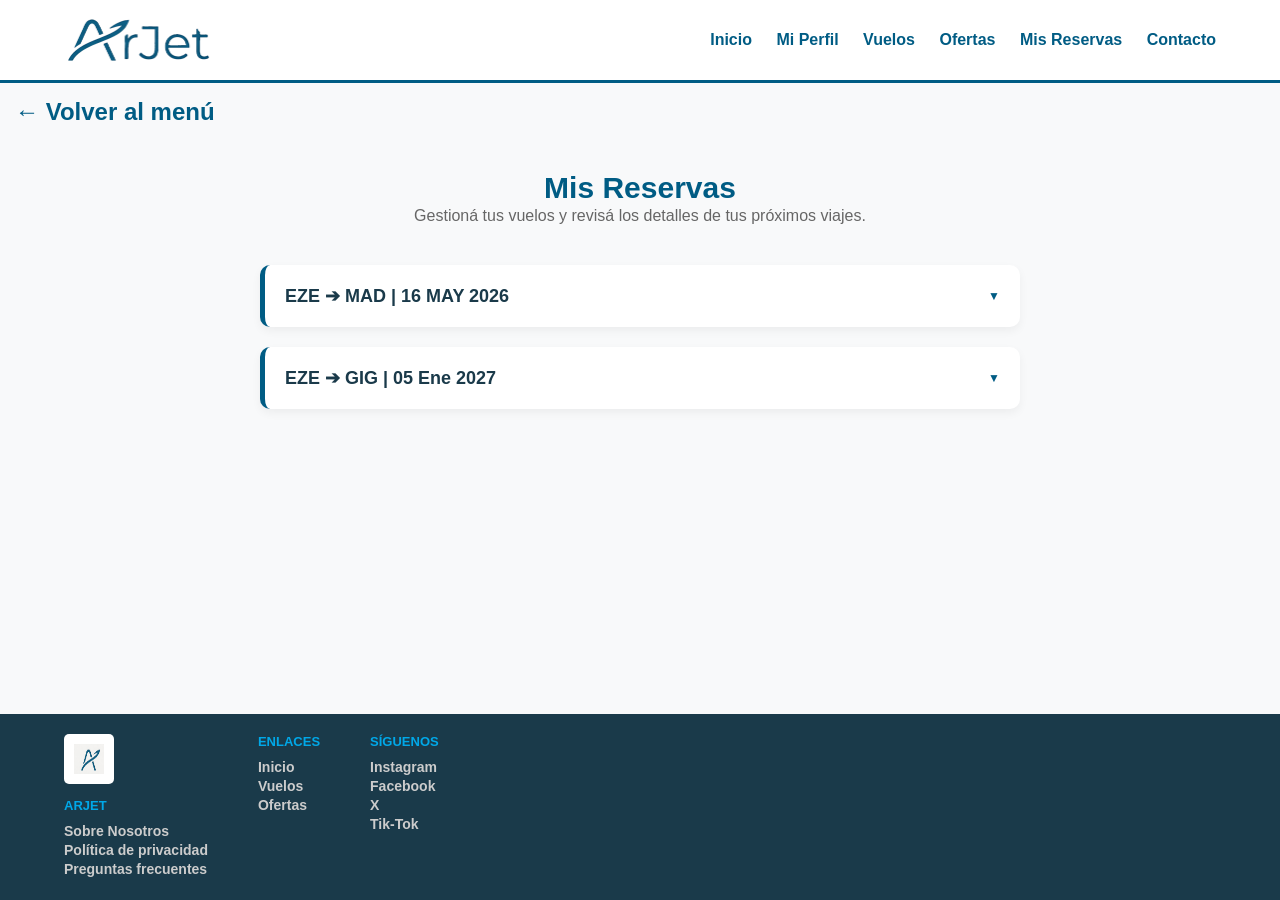
<file: pages/MisReservas.html>
<!DOCTYPE html>
<html lang="es">

<head>
    <meta charset="UTF-8">
    <meta name="viewport" content="width=device-width, initial-scale=1.0">
    <title>ArJet - Mis Reservas</title>
    <link rel="stylesheet" href="styles-reservas.css">
    <link rel="stylesheet" href="../header-footer.css">
</head>

<body>
    <header>
        <img src="../Images/arjet_logo_transparente.png" alt="Logotipo de ArJet">
        <nav>
            <a href="../logueado_index.html">Inicio</a>
            <a href="perfil_deUsuario.html">Mi Perfil</a>
            <a href="Vuelos_Logeado.html">Vuelos</a>
            <a href="Ofertas-logeado.html">Ofertas</a>
            <a href="MisReservas.html">Mis Reservas</a>
            <a href="Contacto-Logeado.html">Contacto</a>
        </nav>
    </header>

     <a href="../logueado_index.html" class="btn-volver">← Volver al menú</a>
    <main>
        <h1>Mis Reservas</h1>
        <p class="subtitulo">Gestioná tus vuelos y revisá los detalles de tus próximos viajes.</p>


        <details>
            <summary>
                <span>EZE ➔ MAD | 16 MAY 2026</span>
            </summary>
            <div class="contenido-reserva">
                <p><strong>Pasajero:</strong> Juan Pérez</p>
                <p><strong>Vuelo:</strong> AR-2540</p>
                <p><strong>Asiento:</strong> 12C (Pasillo)</p>
                <p><strong>Precio:</strong> $1.200 USD</p>
                <p><strong>Estado:</strong> <span class="estado-confirmado">Confirmado</span></p>
                <p><strong>Check-in:</strong> Disponible en 7 días</p>
            </div>
        </details>


        <details>
            <summary>
                <span>EZE ➔ GIG | 05 Ene 2027</span>
            </summary>
            <div class="contenido-reserva">
                <p><strong>Pasajero:</strong> Juan Pérez</p>
                <p><strong>Vuelo:</strong> AR-8821</p>
                <p><strong>Asiento:</strong> 04A (Ventana)</p>
                <p><strong>Precio:</strong> $450 USD</p>
                <p><strong>Estado:</strong> <span class="estado-confirmado">Pagado</span></p>
                <p><strong>Check-in:</strong> Disponible 3 dias antes de tu vuelo </p>
            </div>
        </details>
    </main>

    <footer>
        <div class="footer-container">
            <div class="footer-col">
                <img src="../Images/LOGO-a.jpeg" alt="Logo de ArJet" class="footer-logo">
                <h2>ArJet</h2>
                <nav>
                    <a href="SobreNosotros.html">Sobre Nosotros</a>
                    <a href="PoliticaDePrivacidad.html">Política de privacidad</a>
                    <a href="PreguntasFrecuentes.html">Preguntas frecuentes</a>
                </nav>
            </div>
            <div class="footer-col">
                <h2>Enlaces</h2>
                <nav>
                    <a href="../index.html">Inicio</a>
                    <a href="Vuelos.html">Vuelos</a>
                    <a href="Ofertas.html">Ofertas</a>
                </nav>
            </div>
            <div class="footer-col">
                <h2>Síguenos</h2>
                <nav>
                    <a href="../redes-sociales/instagram.html">Instagram</a>
                    <a href="../redes-sociales/facebook.html">Facebook</a>
                    <a href="../redes-sociales/red-soc-x.html">X</a>
                    <a href="../redes-sociales/tiktok.html">Tik-Tok</a>
                </nav>
            </div>
        </div>
    </footer>
</body>

</html>
</file>
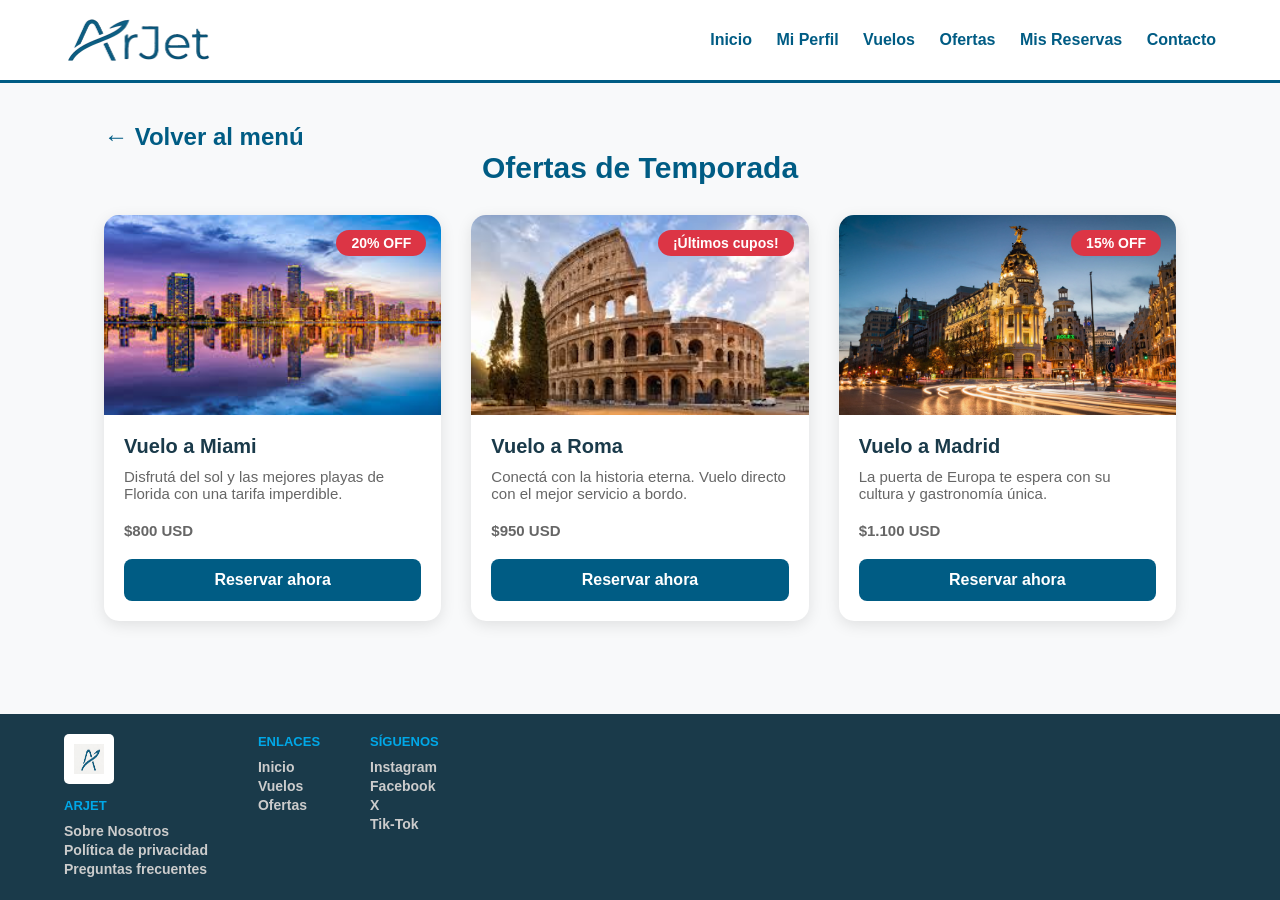
<file: pages/Ofertas-logeado.html>
<!DOCTYPE html>
<html lang="es">

<head>
    <meta charset="UTF-8">
    <meta name="viewport" content="width=device-width, initial-scale=1.0">
    <title>ArJet - Ofertas Imperdibles</title>
    <link rel="stylesheet" href="styles-ofertas.css">
    <link rel="stylesheet" href="../header-footer.css">
</head>

<body>
    <header>
        <img src="../Images/arjet_logo_transparente.png" alt="Logotipo de ArJet">
        <nav>
            <a href="../logueado_index.html">Inicio</a>
            <a href="perfil_deUsuario.html">Mi Perfil</a>
            <a href="Vuelos_Logeado.html">Vuelos</a>
            <a href="Ofertas-logeado.html">Ofertas</a>
            <a href="MisReservas.html">Mis Reservas</a>
            <a href="Contacto-Logeado.html">Contacto</a>
        </nav>
    </header>

    <main>
        <a href="../logueado_index.html" class="btn-volver">← Volver al menú</a>
        <h1>Ofertas de Temporada</h1>
        <div class="grilla-ofertas">

            <article class="tarjeta-oferta">
                <div class="contenedor-imagen">
                    <img src="../Images/miami.jpg" alt="Miami">
                    <span class="etiqueta-descuento">20% OFF</span>
                </div>
                <div class="contenido-oferta">
                    <h3>Vuelo a Miami</h3>
                    <p>Disfrutá del sol y las mejores playas de Florida con una tarifa imperdible.</p>
                    <p class="precio-oferta">$800 USD</p>
                    <a href="Vuelos.html" class="btn-oferta">Reservar ahora</a>
                </div>
            </article>


            <article class="tarjeta-oferta">
                <div class="contenedor-imagen">
                    <img src="../Images/roma.jpg" alt="Roma">
                    <span class="etiqueta-descuento">¡Últimos cupos!</span>
                </div>
                <div class="contenido-oferta">
                    <h3>Vuelo a Roma</h3>
                    <p>Conectá con la historia eterna. Vuelo directo con el mejor servicio a bordo.</p>
                    <p class="precio-oferta">$950 USD</p>
                    <a href="Vuelos.html" class="btn-oferta">Reservar ahora</a>
                </div>
            </article>


            <article class="tarjeta-oferta">
                <div class="contenedor-imagen">
                    <img src="../Images/madrid.jpg" alt="Madrid">
                    <span class="etiqueta-descuento">15% OFF</span>
                </div>
                <div class="contenido-oferta">
                    <h3>Vuelo a Madrid</h3>
                    <p>La puerta de Europa te espera con su cultura y gastronomía única.</p>
                    <p class="precio-oferta">$1.100 USD</p>
                    <a href="Vuelos.html" class="btn-oferta">Reservar ahora</a>
                </div>
            </article>
        </div>
    </main>

    <footer>
        <div class="footer-container">
            <div class="footer-col">
                <img src="../Images/LOGO-a.jpeg" alt="Logo de ArJet" class="footer-logo">
                <h2>ArJet</h2>
                <nav>
                    <a href="SobreNosotros.html">Sobre Nosotros</a>
                    <a href="PoliticaDePrivacidad.html">Política de privacidad</a>
                    <a href="PreguntasFrecuentes.html">Preguntas frecuentes</a>
                </nav>
            </div>
            <div class="footer-col">
                <h2>Enlaces</h2>
                <nav>
                    <a href="../index.html">Inicio</a>
                    <a href="Vuelos.html">Vuelos</a>
                    <a href="Ofertas.html">Ofertas</a>
                </nav>
            </div>
            <div class="footer-col">
                <h2>Síguenos</h2>
                <nav>
                    <a href="../redes-sociales/instagram.html">Instagram</a>
                    <a href="../redes-sociales/facebook.html">Facebook</a>
                    <a href="../redes-sociales/red-soc-x.html">X</a>
                    <a href="../redes-sociales/tiktok.html">Tik-Tok</a>
                </nav>
            </div>
        </div>
    </footer>
</body>

</html>
</file>
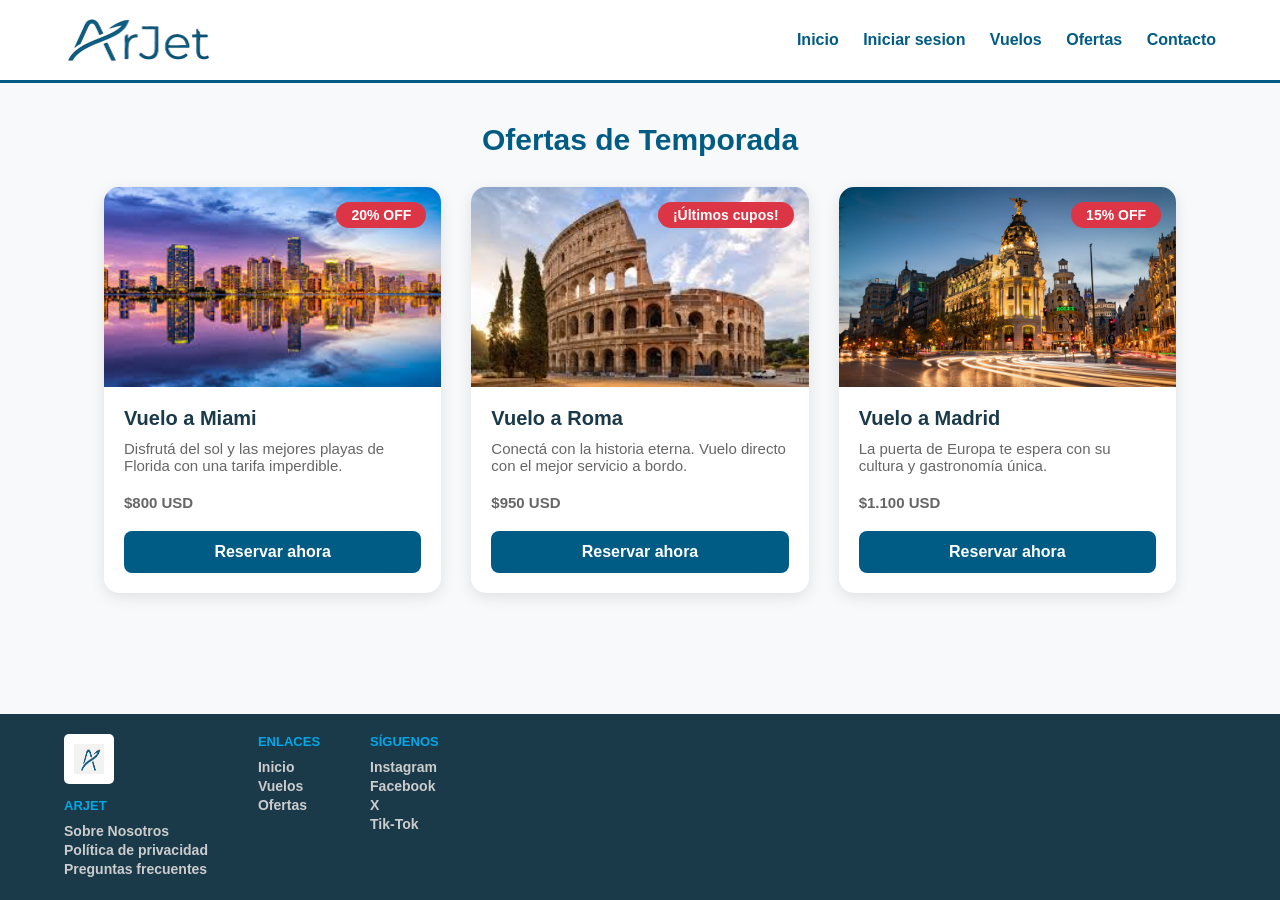
<file: pages/Ofertas.html>
<!DOCTYPE html>
<html lang="es">

<head>
    <meta charset="UTF-8">
    <meta name="viewport" content="width=device-width, initial-scale=1.0">
    <title>ArJet - Ofertas Imperdibles</title>
    <link rel="stylesheet" href="styles-ofertas.css">
    <link rel="stylesheet" href="../header-footer.css">
</head>

<body>
    <header>
        <img src="../Images/arjet_logo_transparente.png" alt="Logotipo de ArJet">
        <nav>
            <a href="../index.html">Inicio</a>
            <a href="Usuario.html">Iniciar sesion</a>
            <a href="Vuelos.html">Vuelos</a>
            <a href="Ofertas.html">Ofertas</a>
            <a href="Contacto.html">Contacto</a>
        </nav>
    </header>

    <main>
        <h1>Ofertas de Temporada</h1>
        <div class="grilla-ofertas">

            <article class="tarjeta-oferta">
                <div class="contenedor-imagen">
                    <img src="../Images/miami.jpg" alt="Miami">
                    <span class="etiqueta-descuento">20% OFF</span>
                </div>
                <div class="contenido-oferta">
                    <h3>Vuelo a Miami</h3>
                    <p>Disfrutá del sol y las mejores playas de Florida con una tarifa imperdible.</p>
                    <p class="precio-oferta">$800 USD</p>
                    <a href="Vuelos.html" class="btn-oferta">Reservar ahora</a>
                </div>
            </article>


            <article class="tarjeta-oferta">
                <div class="contenedor-imagen">
                    <img src="../Images/roma.jpg" alt="Roma">
                    <span class="etiqueta-descuento">¡Últimos cupos!</span>
                </div>
                <div class="contenido-oferta">
                    <h3>Vuelo a Roma</h3>
                    <p>Conectá con la historia eterna. Vuelo directo con el mejor servicio a bordo.</p>
                    <p class="precio-oferta">$950 USD</p>
                    <a href="Vuelos.html" class="btn-oferta">Reservar ahora</a>
                </div>
            </article>


            <article class="tarjeta-oferta">
                <div class="contenedor-imagen">
                    <img src="../Images/madrid.jpg" alt="Madrid">
                    <span class="etiqueta-descuento">15% OFF</span>
                </div>
                <div class="contenido-oferta">
                    <h3>Vuelo a Madrid</h3>
                    <p>La puerta de Europa te espera con su cultura y gastronomía única.</p>
                    <p class="precio-oferta">$1.100 USD</p>
                    <a href="Vuelos.html" class="btn-oferta">Reservar ahora</a>
                </div>
            </article>
        </div>
    </main>

    <footer>
        <div class="footer-container">
            <div class="footer-col">
                <img src="../Images/LOGO-a.jpeg" alt="Logo de ArJet" class="footer-logo">
                <h2>ArJet</h2>
                <nav>
                    <a href="SobreNosotros.html">Sobre Nosotros</a>
                    <a href="PoliticaDePrivacidad.html">Política de privacidad</a>
                    <a href="PreguntasFrecuentes.html">Preguntas frecuentes</a>
                </nav>
            </div>
            <div class="footer-col">
                <h2>Enlaces</h2>
                <nav>
                    <a href="../index.html">Inicio</a>
                    <a href="Vuelos.html">Vuelos</a>
                    <a href="Ofertas.html">Ofertas</a>
                </nav>
            </div>
            <div class="footer-col">
                <h2>Síguenos</h2>
                <nav>
                    <a href="../redes-sociales/instagram.html">Instagram</a>
                    <a href="../redes-sociales/facebook.html">Facebook</a>
                    <a href="../redes-sociales/red-soc-x.html">X</a>
                    <a href="../redes-sociales/tiktok.html">Tik-Tok</a>
                </nav>
            </div>
        </div>
    </footer>
</body>

</html>
</file>
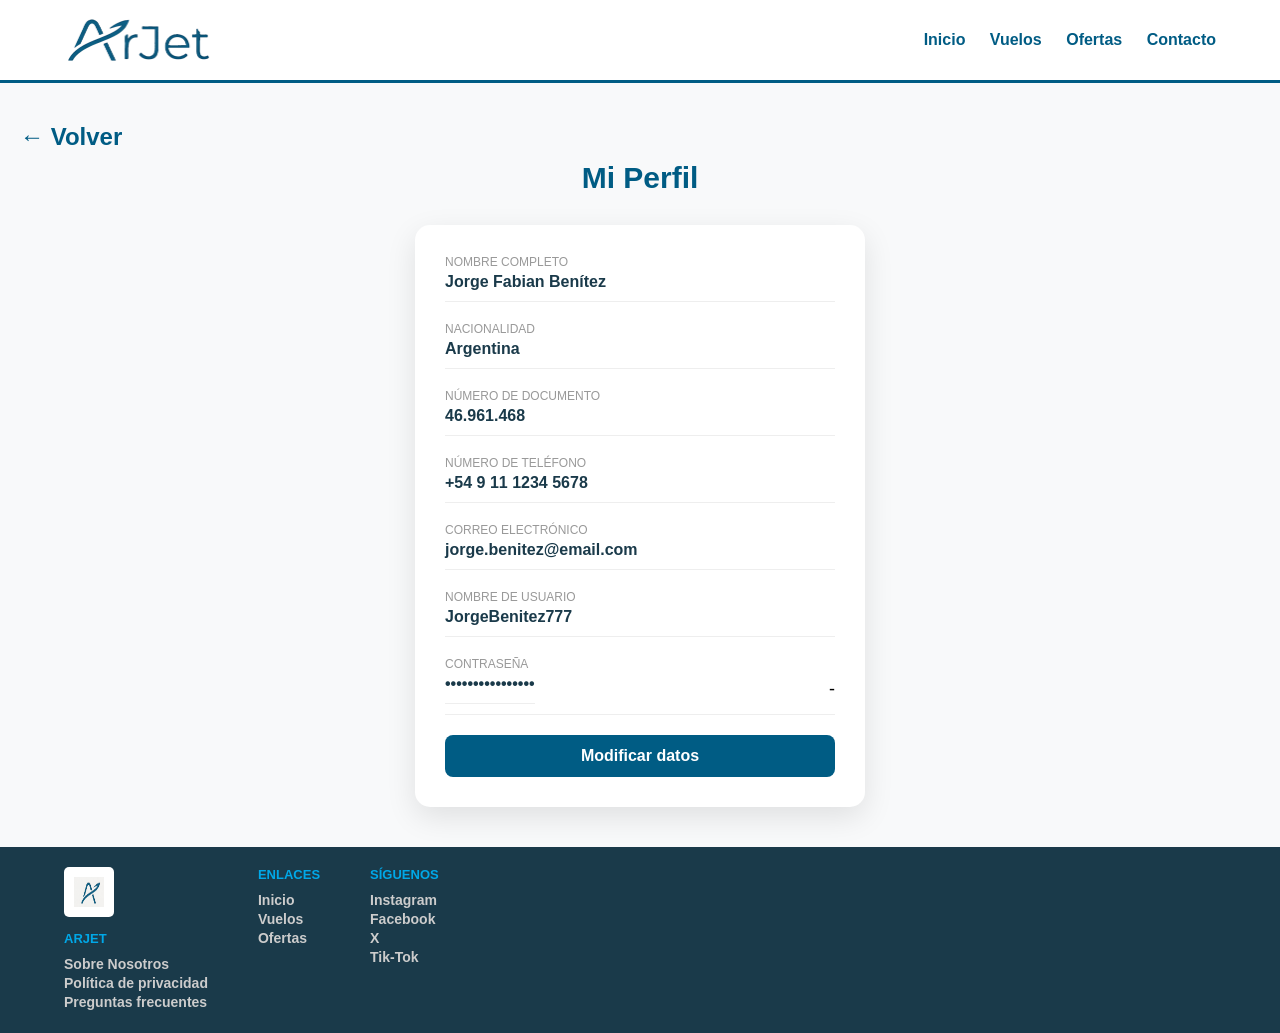
<file: pages/perfil_deUsuario.html>
<!DOCTYPE html>
<html lang="es">

<head>
    <meta charset="UTF-8">
    <meta name="viewport" content="width=device-width, initial-scale=1.0">
    <title>ArJet - Mi Perfil</title>
    <link rel="stylesheet" href="../header-footer.css">
    <link rel="stylesheet" href="perfil_deUsuario.css">
</head>

<body>
    <div id="form-editar"></div>
    <header>
        <img src="../Images/arjet_logo_transparente.png" alt="Logotipo de ArJet">
        <nav>
            <a href="../logueado_index.html">Inicio</a>
            <a href="Vuelos_Logeado.html">Vuelos</a>
            <a href="Ofertas-logeado.html">Ofertas</a>
            <a href="Contacto-Logeado.html">Contacto</a>
        </nav>
    </header>

    <main>
        <a href="../logueado_index.html" class="btn-volver">← Volver</a>
        <h1>Mi Perfil</h1>
        <div class="form-editar">
            <h2>Modificar datos</h2>
            <form action="#" method="get">
                <label for="nombre">Nombre Completo</label>
                <input type="text" id="nombre" name="nombre" placeholder="Jorge Benítez">

                <label for="nacionalidad">Nacionalidad</label>
                <input type="text" id="nacionalidad" name="nacionalidad" placeholder="Argentina">

                <label for="dni">Número de Documento</label>
                <input type="text" id="dni" name="dni" placeholder="12345678">

                <label for="telefono">Número de Teléfono</label>
                <input type="tel" id="telefono" name="telefono" placeholder="+54 9 11 1234 5678">

                <label for="email">Correo Electrónico</label>
                <input type="email" id="email" name="email" placeholder="jorge.benitez@email.com">

                <div class="botones-form">
                    <button type="submit">Guardar cambios</button>
                    <a href="#" class="btn-cancelar">Cancelar</a>
                </div>
            </form>
        </div>

        <div class="tarjeta-perfil">
            <div class="campo-perfil">
                <span>Nombre Completo</span>
                <p>Jorge Fabian Benítez</p>
            </div>
            <div class="campo-perfil">
                <span>Nacionalidad</span>
                <p>Argentina</p>
            </div>
            <div class="campo-perfil">
                <span>Número de Documento</span>
                <p>46.961.468</p>
            </div>
            <div class="campo-perfil">
                <span>Número de Teléfono</span>
                <p>+54 9 11 1234 5678</p>
            </div>
            <div class="campo-perfil">
                <span>Correo Electrónico</span>
                <p>jorge.benitez@email.com</p>
            </div>
             <div class="campo-perfil">
                <span>Nombre De Usuario</span>
                <p>JorgeBenitez777</p>
            </div>

             <div class="campo-perfil">
    <span>Contraseña</span>
    <div class="password-container">
        <input type="checkbox" id="show-password" class="toggle-check">
        
        <p class="pass-text">benitezfabian777</p>
        
        <label for="show-password" class="btn-eye">-</label>
    </div>
</div>
            <a href="#form-editar" class="btn-modificar">Modificar datos</a>
        </div>
    </main>

    <footer>
        <div class="footer-container">
            <div class="footer-col">
                <img src="../Images/LOGO-a.jpeg" alt="Logo de ArJet" class="footer-logo">
                <h2>ArJet</h2>
                <nav>
                    <a href="SobreNosotros.html">Sobre Nosotros</a>
                    <a href="PoliticaDePrivacidad.html">Política de privacidad</a>
                    <a href="PreguntasFrecuentes.html">Preguntas frecuentes</a>
                </nav>
            </div>
            <div class="footer-col">
                <h2>Enlaces</h2>
                <nav>
                    <a href="../logueado_index.html">Inicio</a>
                    <a href="Vuelos_Logeado.html">Vuelos</a>
                    <a href="Ofertas-logeado.html">Ofertas</a>
                </nav>
            </div>
            <div class="footer-col">
                <h2>Síguenos</h2>
                <nav>
                    <a href="../redes-sociales/instagram.html">Instagram</a>
                    <a href="../redes-sociales/facebook.html">Facebook</a>
                    <a href="../redes-sociales/red-soc-x.html">X</a>
                    <a href="../redes-sociales/tiktok.html">Tik-Tok</a>
                </nav>
            </div>
        </div>
    </footer>
</body>

</html>
</file>
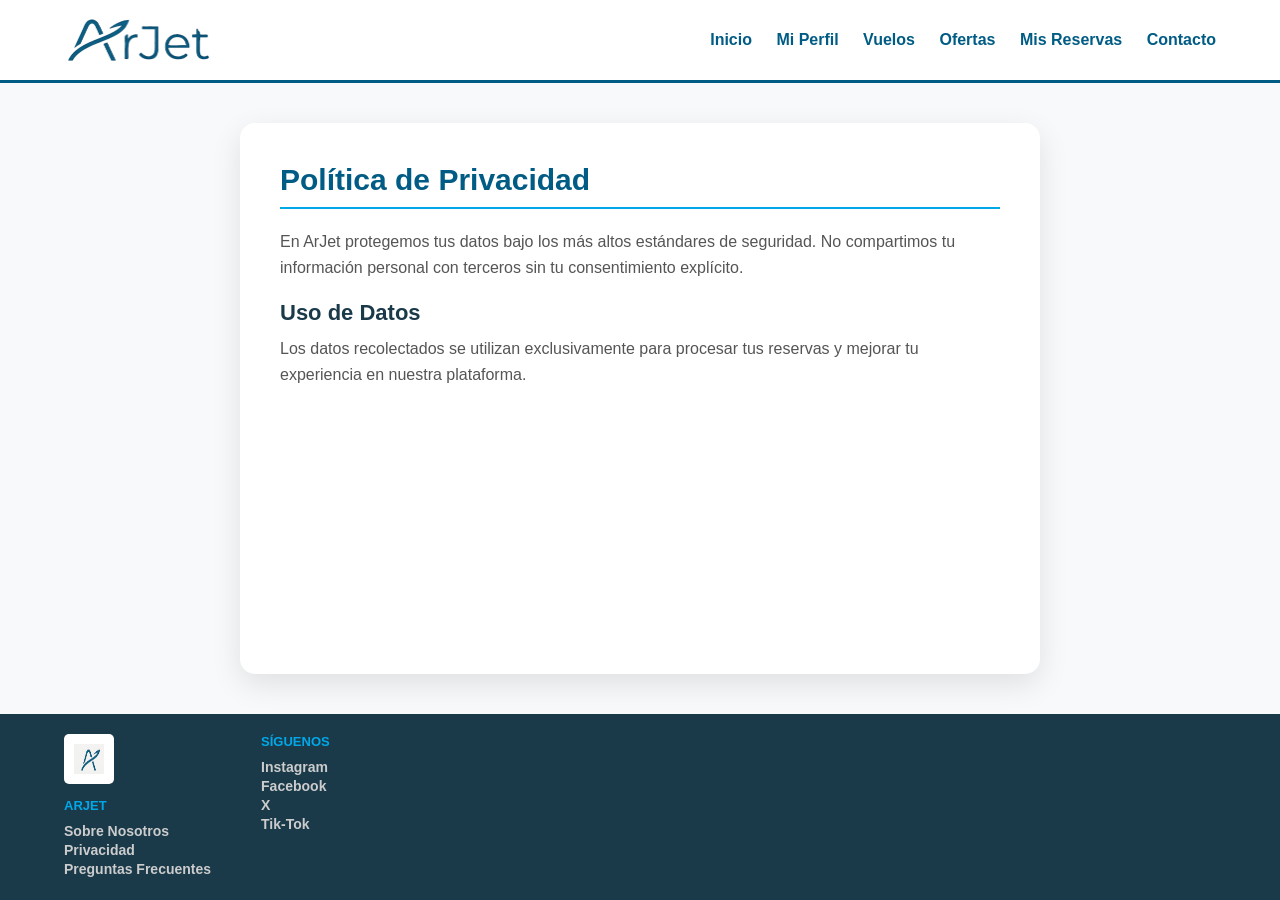
<file: pages/PoliticaDePrivacidad-logeado.html>
<!DOCTYPE html>
<html lang="es">

<head>
    <meta charset="UTF-8">
    <meta name="viewport" content="width=device-width, initial-scale=1.0">
    <title>ArJet - Privacidad</title>
    <link rel="stylesheet" href="styles-info.css">
    <link rel="stylesheet" href="../header-footer.css">
</head>

<body>
    <header>
        <img src="../Images/arjet_logo_transparente.png" alt="Logotipo de ArJet">
        <nav>
            <a href="../logueado_index.html">Inicio</a>
            <a href="perfil_deUsuario.html">Mi Perfil</a>
            <a href="Vuelos_Logeado.html">Vuelos</a>
            <a href="Ofertas-logeado.html">Ofertas</a>
            <a href="MisReservas.html">Mis Reservas</a>
            <a href="Contacto-Logeado.html">Contacto</a>
        </nav>
    </header>

    <main>
        <h1>Política de Privacidad</h1>
        <p>En ArJet protegemos tus datos bajo los más altos estándares de seguridad. No compartimos tu información
            personal con terceros sin tu consentimiento explícito.</p>
        <h2>Uso de Datos</h2>
        <p>Los datos recolectados se utilizan exclusivamente para procesar tus reservas y mejorar tu experiencia en
            nuestra plataforma.</p>
    </main>

    <footer>
        <div class="footer-container">
            <div class="footer-col">
                <img src="../Images/LOGO-a.jpeg" alt="Logo ArJet" class="footer-logo">
                <h2>ArJet</h2>
                <nav>
                    <a href="SobreNosotros.html">Sobre Nosotros</a>
                    <a href="PoliticaDePrivacidad.html">Privacidad</a>
                    <a href="PreguntasFrecuentes.html">Preguntas Frecuentes</a>
                </nav>
            </div>
            <div class="footer-col">
                <h2>Síguenos</h2>
                <nav>
                    <a href="../redes-sociales/instagram.html">Instagram</a>
                    <a href="../redes-sociales/facebook.html">Facebook</a>
                    <a href="../redes-sociales/red-soc-x.html">X</a>
                    <a href="../redes-sociales/tiktok.html">Tik-Tok</a>
                </nav>
            </div>
        </div>
    </footer>
</body>

</html>
</file>
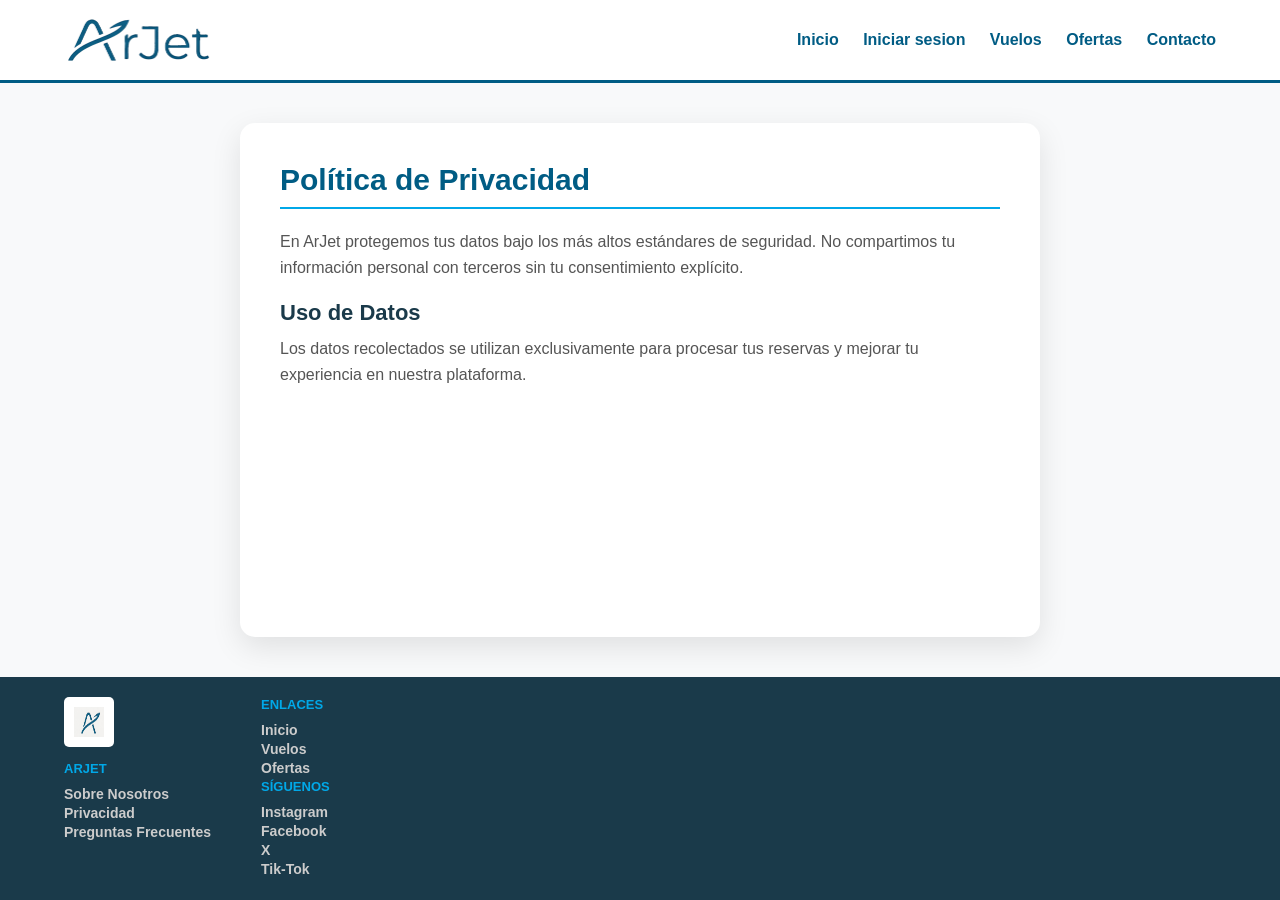
<file: pages/PoliticaDePrivacidad.html>
<!DOCTYPE html>
<html lang="es">

<head>
    <meta charset="UTF-8">
    <meta name="viewport" content="width=device-width, initial-scale=1.0">
    <title>ArJet - Privacidad</title>
    <link rel="stylesheet" href="styles-info.css">
    <link rel="stylesheet" href="../header-footer.css">
</head>

<body>
    <header>
        <img src="../Images/arjet_logo_transparente.png" alt="Logotipo de ArJet">
        <nav>
            <a href="../index.html">Inicio</a>
            <a href="Usuario.html">Iniciar sesion</a>
            <a href="Vuelos.html">Vuelos</a>
            <a href="Ofertas.html">Ofertas</a>
            <a href="Contacto.html">Contacto</a>
        </nav>
    </header>

    <main>
        <h1>Política de Privacidad</h1>
        <p>En ArJet protegemos tus datos bajo los más altos estándares de seguridad. No compartimos tu información
            personal con terceros sin tu consentimiento explícito.</p>
        <h2>Uso de Datos</h2>
        <p>Los datos recolectados se utilizan exclusivamente para procesar tus reservas y mejorar tu experiencia en
            nuestra plataforma.</p>
    </main>

    <footer>
        <div class="footer-container">
            <div class="footer-col">
                <img src="../Images/LOGO-a.jpeg" alt="Logo ArJet" class="footer-logo">
                <h2>ArJet</h2>
                <nav>
                    <a href="SobreNosotros.html">Sobre Nosotros</a>
                    <a href="PoliticaDePrivacidad.html">Privacidad</a>
                    <a href="PreguntasFrecuentes.html">Preguntas Frecuentes</a>
                </nav>
            </div>
            <div class="footer-col">
                <h2>Enlaces</h2>
                <nav>
                    <a href="../index.html">Inicio</a>
                    <a href="Vuelos.html">Vuelos</a>
                    <a href="Ofertas.html">Ofertas</a>
                </nav>
            <div class="footer-col">
                <h2>Síguenos</h2>
                <nav>
                    <a href="../redes-sociales/instagram.html">Instagram</a>
                    <a href="../redes-sociales/facebook.html">Facebook</a>
                    <a href="../redes-sociales/red-soc-x.html">X</a>
                    <a href="../redes-sociales/tiktok.html">Tik-Tok</a>
                </nav>
            </div>
        </div>
    </footer>
</body>

</html>
</file>
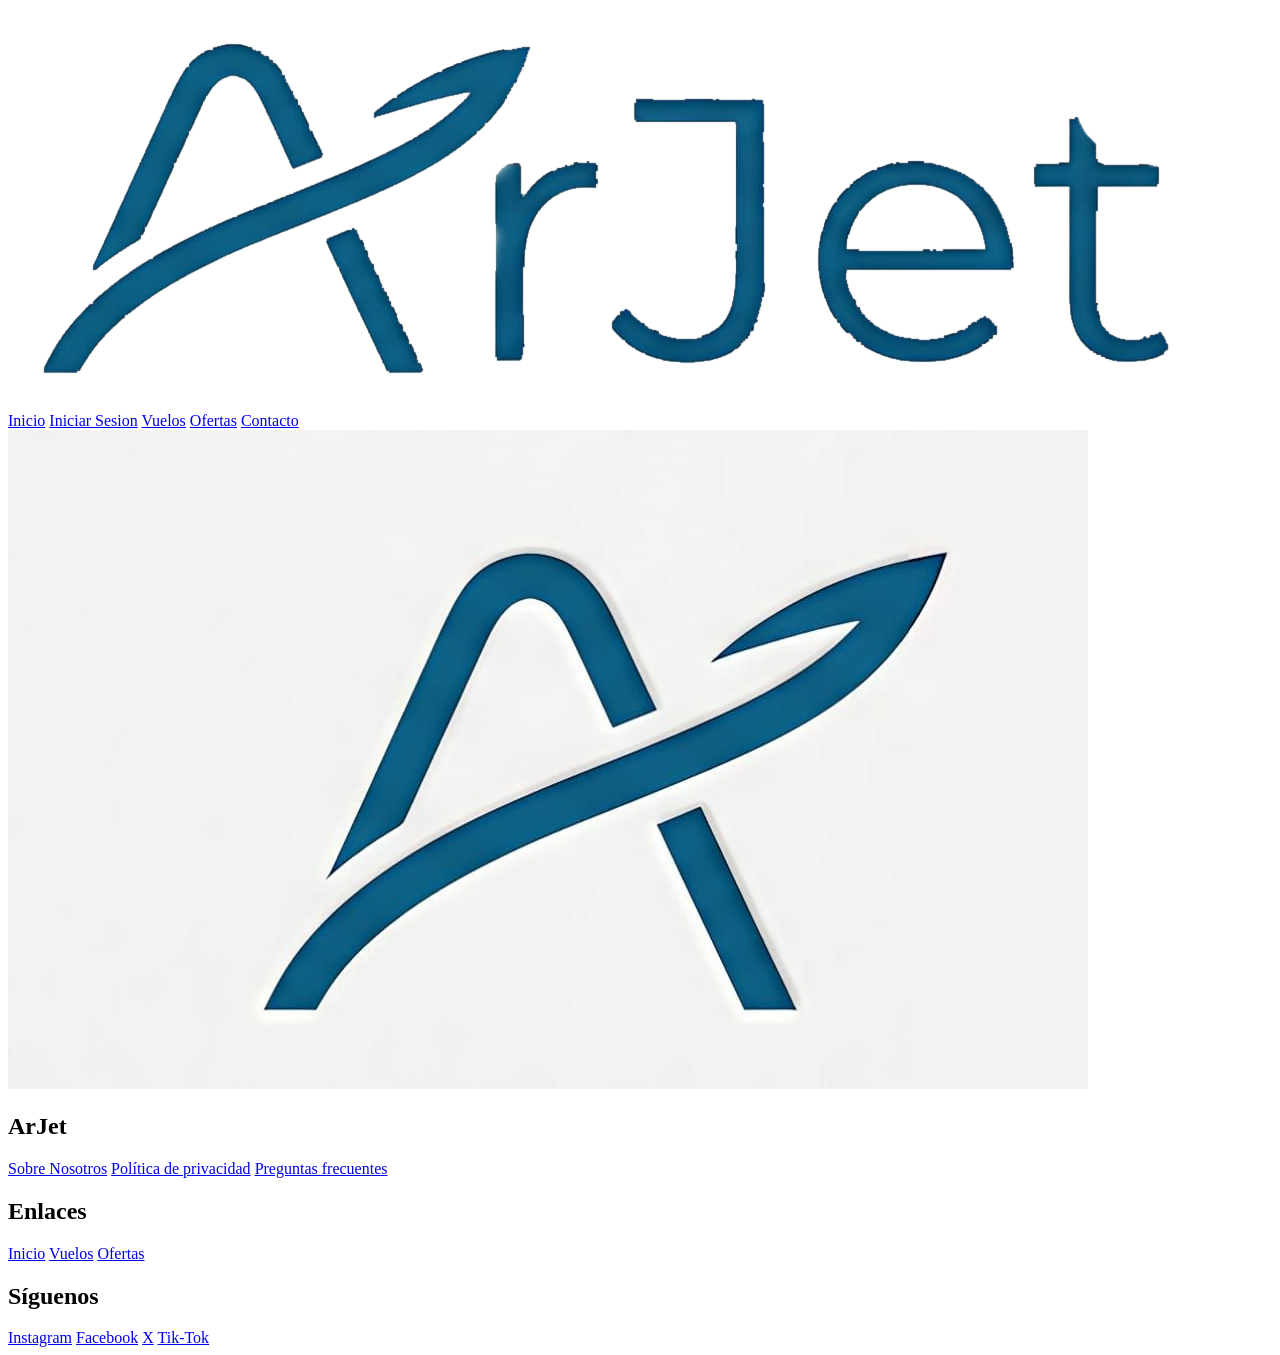
<file: pages/PreDetallesDeVuelo-Roma.html>
<!DOCTYPE html>
<html lang="en">
<head>
    <meta charset="UTF-8">
    <meta name="viewport" content="width=device-width, initial-scale=1.0">
    <title>Document</title>
</head>
<body>
    <header>
        <img src="../Images/arjet_logo_transparente.png" alt="Logotipo de ArJet">
        <nav>
            <a href="../index.html">Inicio</a>
            <a href="Usuario.html">Iniciar Sesion</a>
            <a href="Vuelos.html">Vuelos</a>
            <a href="Ofertas.html">Ofertas</a>
            <a href="Contacto.html">Contacto</a>
        </nav>
    </header>
<main>

    
</main>

    <footer>
        <div class="footer-container">
            <div class="footer-col">
                <img src="../Images/LOGO-a.jpeg" alt="Logo de ArJet" class="footer-logo">
                <h2>ArJet</h2>
                <nav>
                    <a href="SobreNosotros.html">Sobre Nosotros</a>
                    <a href="PoliticaDePrivacidad.html">Política de privacidad</a>
                    <a href="PreguntasFrecuentes.html">Preguntas frecuentes</a>
                </nav>
            </div>
            <div class="footer-col">
                <h2>Enlaces</h2>
                <nav>
                    <a href="../index.html">Inicio</a>
                    <a href="Vuelos.html">Vuelos</a>
                    <a href="Ofertas.html">Ofertas</a>
                </nav>
            </div>
            <div class="footer-col">
                <h2>Síguenos</h2>
                <nav>
                    <a href="../redes-sociales/instagram.html">Instagram</a>
                    <a href="../redes-sociales/facebook.html">Facebook</a>
                    <a href="../redes-sociales/red-soc-x.html">X</a>
                    <a href="../redes-sociales/tiktok.html">Tik-Tok</a>
                </nav>
            </div>
        </div>
    </footer>
</body>
</html>
</file>
<file: pages/styles-checkout.css>
html {
    font-size: 62.5%;
}

* {
    margin: 0;
    padding: 0;
    box-sizing: border-box;
    font-family: Arial, sans-serif;
}

body {
    background-color: #f8f9fa;
    font-size: 1.6rem;
    min-height: 100vh;
    display: flex;
    flex-direction: column;
    overflow: visible;
}

nav a {
    text-decoration: none;
    color: #005c84;
    margin-left: 2rem;
    font-weight: bold;
}

main {
    padding: 5rem;
    flex: 1;
    display: flex;
    flex-direction: column;
    align-items: center;
    justify-content: flex-start;
    padding: 6rem;
    overflow-y: visible;
}

h1 {
    color: #005c84;
    margin-bottom: 2rem;
    font-size: 3rem;
}

form {
    background: white;
    padding: 3rem;
    border-radius: 1.5rem;
    box-shadow: 0 1rem 3rem rgba(0, 0, 0, 0.1);
    width: 100%;
    max-width: 50rem;
}

.metodos-pago {
    display: flex;
    flex-direction: column;
    gap: 1.5rem;
    margin-bottom: 2rem;
}

.opcion-pago {
    display: flex;
    align-items: center;
    gap: 1rem;
    font-weight: bold;
    color: #1a3a4a;
    cursor: pointer;
}


.info-pago {
    display: none;
    background: #f0f4f7;
    padding: 2rem;
    border-radius: 1rem;
    margin-top: 1rem;
    border-left: 0.4rem solid #005c84;
}

#radio-tarjeta:checked~#form-tarjeta,
#radio-transferencia:checked~#info-transferencia,
#radio-efectivo:checked~#info-efectivo,
#radio-billetera:checked~#info-billetera {
    display: block;
}


.grid-form {
    display: grid;
    grid-template-columns: 1fr 1fr;
    gap: 1rem;
}

input {
    width: 100%;
    padding: 1rem;
    margin-top: 0.5rem;
    border: 0.1rem solid #ccc;
    border-radius: 0.5rem;
}

.full-width {
    grid-column: span 2;
}

.btn-confirmar {
    display: block;
    width: 100%;
    background: #005c84;
    color: white;
    padding: 1.5rem;
    text-align: center;
    text-decoration: none;
    border-radius: 0.8rem;
    font-weight: bold;
    font-size: 1.8rem;
    margin-top: 2rem;
    border: none;
    cursor: pointer;
}

.btn-confirmar:hover {
    background: #00a8e8;
}

.btn-atras {
    margin-top: 3rem;
    background: #df0b0b;
    color: white;
    padding: 1.5rem 4rem;
    text-decoration: none;
    border-radius: 1rem;
    font-weight: bold;
    font-size: 1.8rem;
    transition: 0.3s;
}

.btn-atras:hover {
    background: #00a8e8;
}
</file>
<file: header-footer.css>
header {
    background-color: #fff;
    padding: 1.5rem 5%;
    border-bottom: 0.3rem solid #005c84;
    display: flex;
    justify-content: space-between;
    align-items: center;
    flex-shrink: 0;
    position: sticky;
    top: 0;
    z-index: 1000;
}

header img {
    height: 5rem;
}

footer {
    background-color: #1a3a4a;
    color: white;
    padding: 2rem 5%;
    flex-shrink: 0;
}

.footer-container {
    display: flex;
    justify-content: flex-start;
    gap: 5rem;
    max-width: 120rem;
    margin: 0 auto;
    align-items: flex-start;
}

.footer-logo {
    height: 5rem;
    width: 5rem;
    background-color: white;
    padding: 1rem;
    border-radius: 0.5rem;
    margin-bottom: 1rem;
}

.footer-col h2 {
    font-size: 1.3rem;
    color: #00a8e8;
    margin-bottom: 1rem;
    text-transform: uppercase;
}

.footer-col nav a {
    display: block;
    color: #ccc;
    text-decoration: none;
    margin: 0.3rem 0;
    font-size: 1.4rem;
}
</file>
<file: pages/styles-contacto.css>
html {
    font-size: 62.5%;
    height: 100%;
}

* {
    margin: 0;
    padding: 0;
    box-sizing: border-box;
    font-family: Arial, sans-serif;
}

body {
    background-color: #f8f9fa;
    font-size: 1.6rem;
    min-height: 100vh;
    display: flex;
    flex-direction: column;
    overflow: visible;
}

nav a {
    text-decoration: none;
    color: #005c84;
    margin-left: 2rem;
    font-weight: bold;
}

main {
    flex: 1;
    display: flex;
    flex-direction: column;
    align-items: center;
    justify-content: flex-start;
    padding: 3rem;
    overflow-y: auto;
}

h1 {
    color: #005c84;
    margin-bottom: 2rem;
    font-size: 3rem;
}

form {
    background: white;
    padding: 3rem;
    border-radius: 1.5rem;
    box-shadow: 0 1rem 3rem rgba(0, 0, 0, 0.1);
    width: 100%;
    max-width: 50rem;
    display: flex;
    flex-direction: column;
}

label {
    margin-top: 1.5rem;
    font-weight: bold;
    color: #1a3a4a;
    font-size: 1.4rem;
}

input,
select,
textarea {
    padding: 1.2rem;
    margin-top: 0.5rem;
    border: 0.1rem solid #ddd;
    border-radius: 0.8rem;
    font-size: 1.4rem;
    background-color: #fcfcfc;
}

input:focus,
select:focus,
textarea:focus {
    outline: none;
    border-color: #005c84;
    background-color: #fff;
}

.botones-form {
    margin-top: 2.5rem;
    display: flex;
    gap: 1rem;
}

button {
    flex: 1;
    padding: 1.5rem;
    border: none;
    border-radius: 0.8rem;
    font-weight: bold;
    font-size: 1.6rem;
    cursor: pointer;
    transition: 0.3s;
}

button[type="submit"] {
    background-color: #005c84;
    color: white;
}

button[type="submit"]:hover {
    background-color: #00a8e8;
}

button[type="reset"] {
    background-color: #eee;
    color: #666;
}

button[type="reset"]:hover {
    background-color: #ddd;
}

.btn-volver {
    align-self: flex-start;
    color: #005c84;
    text-decoration: none;
    font-weight: bold;
    font-size: 2.4rem;
    margin-bottom: 1rem;
}
</file>
<file: pages/styles-detalle.css>
html {
    font-size: 62.5%;
}

* {
    margin: 0;
    padding: 0;
    box-sizing: border-box;
    font-family: Arial, sans-serif;
}

body {
    background-color: #f8f9fa;
    font-size: 1.6rem;
    display: flex;
    flex-direction: column;
}

nav a {
    text-decoration: none;
    color: #005c84;
    margin-left: 2rem;
    font-weight: bold;
}

main {
    flex: 1;
    display: flex;
    flex-direction: column;
    align-items: center;
    padding: 2rem;
}

h1 {
    color: #005c84;
    margin-bottom: 2rem;
    font-size: 3rem;
}

.avion-layout {
    background: #e9ecef;
    padding: 4rem 3rem;
    border-radius: 8rem 8rem 2rem 2rem;
    box-shadow: 0 1rem 2.5rem rgba(0, 0, 0, 0.1);
    display: inline-block;
}

.fila-asientos {
    display: flex;
    gap: 1.2rem;
    margin-bottom: 1.2rem;
    align-items: center;
}

.bloque-asientos {
    display: flex;
    gap: 0.8rem;
}

.pasillo {
    width: 4rem;
}

.input-asiento {
    display: none;
}

.asiento {
    width: 4.5rem;
    height: 4.5rem;
    display: flex;
    align-items: center;
    justify-content: center;
    border-radius: 0.8rem;
    font-size: 1.3rem;
    font-weight: bold;
    color: white;
}

.disponible {
    background: #28a745;
    cursor: pointer;
    transition: 0.2s;
}

.ocupado {
    background: #dc3545;
    cursor: not-allowed;
}

.input-asiento:checked+.disponible {
    background: #005c84;
    border: 0.3rem solid #00a8e8;
}

.btn-continuar {
    margin-top: 3rem;
    background: #005c84;
    color: white;
    padding: 1.5rem 4rem;
    text-decoration: none;
    border-radius: 1rem;
    font-weight: bold;
    font-size: 1.8rem;
    transition: 0.3s;
}

.btn-continuar:hover {
    background: #00a8e8;
}

.btn-atras {
    margin-top: 3rem;
    background: #df0b0b;
    color: white;
    padding: 1.5rem 4rem;
    text-decoration: none;
    border-radius: 1rem;
    font-weight: bold;
    font-size: 1.8rem;
    transition: 0.3s;
}

.btn-atras:hover {
    background: #00a8e8;
}

.contenedor-botones {
    display: flex;
    gap: 2rem;
    margin-top: 3rem;
}
.leyenda{
    display: flex;
    justify-content: center;
    gap: 30px;
    margin-top: 20px;
}

.item-leyenda{
    display: flex;
    align-items: center;
    gap: 10px;
    font-size: 18px;
    font-weight: bold;
}

.cuadro{
    width: 25px;
    height: 25px;
    border-radius: 5px;
}

.verde{
    background-color: #28a745;
}

.rojo{
    background-color: #dc3545;
}
</file>
<file: pages/styles-equipaje.css>
html {
    font-size: 62.5%;
}

* {
    margin: 0;
    padding: 0;
    box-sizing: border-box;
    font-family: Arial, sans-serif;
}

body {
    background-color: #f8f9fa;
    font-size: 1.6rem;
    min-height: 100vh;
    display: flex;
    flex-direction: column;
}

nav a {
    text-decoration: none;
    color: #005c84;
    margin-left: 2rem;
    font-weight: bold;
}

nav a:hover {
    color: #00a8e8;
}

main {
    flex: 1;
    max-width: 80rem;
    width: 90%;
    margin: 4rem auto;
    background-color: white;
    padding: 4rem;
    border-radius: 1.5rem;
    box-shadow: 0 1rem 3rem rgba(0,0,0,0.1);
    overflow-y: auto;
}

main h1 {
    font-size: 3rem;
    color: #005c84;
    margin-bottom: 2rem;
    border-bottom: 0.2rem solid #00a8e8;
    padding-bottom: 1rem;
}

main h2 {
    font-size: 2.2rem;
    color: #1a3a4a;
    margin: 2rem 0 1rem 0;
}

main h3 {
    font-size: 1.8rem;
    color: #1a3a4a;
    margin: 1.5rem 0 1rem 0;
}

main p {
    font-size: 1.6rem;
    line-height: 1.6;
    color: #555;
    margin-bottom: 1.5rem;
}

main ul {
    margin-bottom: 2rem;
    padding-left: 2rem;
}

main li {
    font-size: 1.6rem;
    color: #555;
    margin-bottom: 1rem;
}

details {
    background: #f8f9fa;
    margin-bottom: 1rem;
    padding: 1.5rem;
    border-radius: 0.8rem;
    width: 100%;
    box-shadow: 0 0.2rem 0.5rem rgba(0,0,0,0.05);
}

summary {
    font-weight: bold;
    cursor: pointer;
    color: #005c84;
    font-size: 1.6rem;
}


.contenedor{
    display: grid;

    grid-template-columns: repeat(3, 150px);

    gap: 20px;
}

.cuadrado{
    width: 150px;
    height: 150px;

    background-color: white;

    border: 3px solid #0077b6;
    border-radius: 10px;

    display: flex;
    justify-content: center;
    align-items: center;

    text-align: center;

    font-size: 20px;
    font-weight: bold;
}
.titulo{
    text-align: center;

    font-size: 40px;

    margin-top: 50px;
    margin-bottom: 40px;

    color: #0077b6;
}
.contenedor{
    display: grid;

    grid-template-columns: repeat(3, 220px);

    gap: 25px;

    justify-content: center;

    margin-top: 50px;
}

.cuadrado{
    height: 180px;

    background: white;

    border-radius: 20px;

    border: 3px solid #0077b6;

    display: flex;

    justify-content: center;

    align-items: center;

    text-align: center;

    padding: 15px;

    font-size: 28px;

    font-weight: bold;

    color: #003566;

    box-shadow: 0px 5px 15px rgba(0,0,0,0.1);

    transition: 0.3s;

    cursor: pointer;
}

.cuadrado:hover{
    transform: scale(1.05);

    background-color: #0077b6;

    color: white;

    box-shadow: 0px 10px 20px rgba(0,0,0,0.2);
}
</file>
<file: pages/styles-reservas.css>
html {
    font-size: 62.5%;
}

* {
    margin: 0;
    padding: 0;
    box-sizing: border-box;
    font-family: Arial, sans-serif;
}

body {
    background-color: #f8f9fa;
    font-size: 1.6rem;
    min-height: 100vh;
    display: flex;
    flex-direction: column;
    overflow: visible;
}

nav a {
    text-decoration: none;
    color: #005c84;
    margin-left: 2rem;
    font-weight: bold;
}

main {
    flex: 1;
    max-width: 80rem;
    width: 100%;
    margin: 0 auto;
    padding: 2rem;
    overflow-y: visible;
}

h1 {
    color: #005c84;
    margin-bottom: 0.2rem;
    font-size: 3rem;
    text-align: center;
}

.subtitulo {
    text-align: center;
    color: #666;
    margin-bottom: 4rem;
    font-size: 1.6rem;
}


details {
    background: white;
    margin-bottom: 2rem;
    border-radius: 1rem;
    box-shadow: 0 0.4rem 1rem rgba(0, 0, 0, 0.05);
    overflow: hidden;
    border-left: 0.5rem solid #005c84;
    transition: 0.3s;
}

details[open] {
    box-shadow: 0 1rem 2rem rgba(0, 0, 0, 0.1);
}

summary {
    padding: 2rem;
    font-weight: bold;
    cursor: pointer;
    color: #1a3a4a;
    list-style: none;
    display: flex;
    justify-content: space-between;
    align-items: center;
    font-size: 1.8rem;
}

summary::after {
    content: '▼';
    font-size: 1.2rem;
    color: #005c84;
    transition: 0.3s;
}

details[open] summary::after {
    transform: rotate(180deg);
}

.contenido-reserva {
    padding: 2rem;
    background: #f0f4f7;
    border-top: 0.1rem solid #eee;
    display: grid;
    grid-template-columns: 1fr 1fr;
    gap: 1.5rem;
}

.contenido-reserva p {
    font-size: 1.5rem;
    color: #333;
}

.contenido-reserva strong {
    color: #005c84;
}

.estado-confirmado {
    color: #28a745;
    font-weight: bold;
}

.btn-volver {
    padding: 1.5rem;
    align-self: flex-start;
    color: #005c84;
    text-decoration: none;
    font-weight: bold;
    font-size: 2.4rem;
    margin-bottom: 1rem;
}
</file>
<file: pages/styles-ofertas.css>
html {
    font-size: 62.5%;
}

* {
    margin: 0;
    padding: 0;
    box-sizing: border-box;
    font-family: Arial, sans-serif;
}

body {
    background-color: #f8f9fa;
    font-size: 1.6rem;
    min-height: 100vh;
    display: flex;
    flex-direction: column;
}

nav a {
    text-decoration: none;
    color: #005c84;
    margin-left: 2rem;
    font-weight: bold;
}

main {
    flex: 1;
    max-width: 120rem;
    width: 100%;
    margin: 0 auto;
    padding: 4rem 5%;
    overflow-y: auto;
}

h1 {
    color: #005c84;
    margin-bottom: 3rem;
    font-size: 3rem;
    text-align: center;
}

.grilla-ofertas {
    display: grid;
    grid-template-columns: repeat(auto-fit, minmax(30rem, 1fr));
    gap: 3rem;
    justify-items: center;
}

.tarjeta-oferta {
    background: white;
    border-radius: 1.5rem;
    overflow: hidden;
    box-shadow: 0 0.4rem 1.5rem rgba(0, 0, 0, 0.1);
    transition: transform 0.3s;
    width: 100%;
    max-width: 35rem;
    display: flex;
    flex-direction: column;
}

.tarjeta-oferta:hover {
    transform: translateY(-1rem);
}

.contenedor-imagen {
    height: 20rem;
    position: relative;
    overflow: hidden;
}

.contenedor-imagen img {
    width: 100%;
    height: 100%;
    object-fit: cover;
}

.etiqueta-descuento {
    position: absolute;
    top: 1.5rem;
    right: 1.5rem;
    background: #dc3545;
    color: white;
    padding: 0.5rem 1.5rem;
    border-radius: 2rem;
    font-weight: bold;
    font-size: 1.4rem;
}

.contenido-oferta {
    padding: 2rem;
    flex-grow: 1;
    display: flex;
    flex-direction: column;
    justify-content: space-between;
}

.contenido-oferta h3 {
    color: #1a3a4a;
    font-size: 2rem;
    margin-bottom: 1rem;
}

.contenido-oferta p {
    color: #666;
    font-size: 1.5rem;
    margin-bottom: 2rem;
}

.precio-oferta {
    font-size: 2.4rem;
    font-weight: bold;
    color: #005c84;
    margin-bottom: 2rem;
}

.btn-oferta {
    display: block;
    text-align: center;
    background: #005c84;
    color: white;
    padding: 1.2rem;
    text-decoration: none;
    border-radius: 0.8rem;
    font-weight: bold;
    transition: 0.3s;
}

.btn-oferta:hover {
    background: #00a8e8;
}

footer {
    background-color: #1a3a4a;
    color: white;
    padding: 2rem 5%;
    flex-shrink: 0;
}

.btn-volver {
    align-self: flex-start;
    color: #005c84;
    text-decoration: none;
    font-weight: bold;
    font-size: 2.4rem;
    margin-bottom: 1rem;
}
</file>
<file: pages/perfil_deUsuario.css>
html {
  font-size: 62.5%;
}

* {
  margin: 0;
  padding: 0;
  box-sizing: border-box;
  font-family: Arial, sans-serif;
}

body {
  background-color: #f8f9fa;
  font-size: 1.6rem;
  min-height: 100vh;
  display: flex;
  flex-direction: column;
}

nav a {
  text-decoration: none;
  color: #005c84;
  margin-left: 2rem;
  font-weight: bold;
}

main {
  flex: 1;
  display: flex;
  flex-direction: column;
  align-items: center;
  justify-content: flex-start;
  padding: 4rem 2rem;
  overflow-y: auto;
}

h1 {
  color: #005c84;
  font-size: 3rem;
  margin-bottom: 3rem;
}

.btn-volver {
  align-self: flex-start;
  color: #005c84;
  text-decoration: none;
  font-weight: bold;
  font-size: 2.4rem;
  margin-bottom: 1rem;
}

.tarjeta-perfil {
  background: white;
  padding: 3rem;
  border-radius: 1.5rem;
  box-shadow: 0 1rem 3rem rgba(0, 0, 0, 0.1);
  width: 100%;
  max-width: 45rem;
}

.campo-perfil {
  margin-bottom: 2rem;
}

.campo-perfil span {
  display: block;
  font-size: 1.2rem;
  color: #999;
  text-transform: uppercase;
  margin-bottom: 0.4rem;
}

.campo-perfil p {
  font-size: 1.6rem;
  color: #1a3a4a;
  font-weight: bold;
  border-bottom: 0.1rem solid #eee;
  padding-bottom: 1rem;
}

.btn-modificar {
  display: block;
  text-align: center;
  background: #005c84;
  color: white;
  text-decoration: none;
  padding: 1.2rem;
  border-radius: 0.8rem;
  font-weight: bold;
  font-size: 1.6rem;
  margin-top: 1rem;
  transition: 0.3s;
}

.btn-modificar:hover {
  background: #00a8e8;
}

.form-editar {
  display: none;
  background: white;
  padding: 3rem;
  border-radius: 1.5rem;
  box-shadow: 0 1rem 3rem rgba(0, 0, 0, 0.1);
  width: 100%;
  max-width: 45rem;
  margin-top: 2rem;
}

#form-editar:target ~ main .form-editar { display: block; }
#form-editar:target ~ main .tarjeta-perfil { display: none; }

.form-editar h2 {
  color: #005c84;
  font-size: 2rem;
  margin-bottom: 2rem;
}

.form-editar label {
  display: block;
  margin-top: 1.5rem;
  font-weight: bold;
  color: #1a3a4a;
  font-size: 1.4rem;
}

.form-editar input {
  width: 100%;
  padding: 1.2rem;
  margin-top: 0.5rem;
  border: 0.1rem solid #ddd;
  border-radius: 0.8rem;
  font-size: 1.4rem;
}

.botones-form {
  display: flex;
  gap: 1rem;
  margin-top: 2.5rem;
}

.botones-form button {
  flex: 1;
  padding: 1.2rem;
  border: none;
  border-radius: 0.8rem;
  font-weight: bold;
  font-size: 1.6rem;
  background: #005c84;
  color: white;
  cursor: pointer;
  transition: 0.3s;
}

.botones-form button:hover {
  background: #00a8e8;
}

.btn-cancelar {
  flex: 1;
  padding: 1.2rem;
  border-radius: 0.8rem;
  font-weight: bold;
  font-size: 1.6rem;
  background: #eee;
  color: #666;
  text-decoration: none;
  text-align: center;
  transition: 0.3s;
}

.btn-cancelar:hover {
  background: #ddd;
}

.password-container {
    display: flex;
    justify-content: space-between;
    align-items: center;
    position: relative;
    border-bottom: 0.1rem solid #eee;
    padding-bottom: 1rem;
}

.toggle-check {
    display: none;
}

.pass-text {
    font-size: 1.6rem;
    color: #1a3a4a;
    font-weight: bold;
    -webkit-text-security: disc; 
    transition: 0.2s;
}

.toggle-check:checked + .pass-text {
    -webkit-text-security: none;
    color: #005c84;
}
.btn-eye {
    cursor: pointer;
    font-size: 1.8rem;
    user-select: none;
}

.toggle-check:checked ~ .btn-eye::after {
    content: "👁";
    position: absolute;
    right: 0;
    background: white;
}
</file>
<file: pages/styles-info.css>
html {
    font-size: 62.5%;
}

* {
    margin: 0;
    padding: 0;
    box-sizing: border-box;
    font-family: Arial, sans-serif;
}

body {
    background-color: #f8f9fa;
    font-size: 1.6rem;
    min-height: 100vh;
    display: flex;
    flex-direction: column;
}

nav a {
    text-decoration: none;
    color: #005c84;
    margin-left: 2rem;
    font-weight: bold;
}

nav a:hover {
    color: #00a8e8;
}

main {
    flex: 1;
    max-width: 80rem;
    width: 90%;
    margin: 4rem auto;
    background-color: white;
    padding: 4rem;
    border-radius: 1.5rem;
    box-shadow: 0 1rem 3rem rgba(0,0,0,0.1);
    overflow-y: auto;
}

main h1 {
    font-size: 3rem;
    color: #005c84;
    margin-bottom: 2rem;
    border-bottom: 0.2rem solid #00a8e8;
    padding-bottom: 1rem;
}

main h2 {
    font-size: 2.2rem;
    color: #1a3a4a;
    margin: 2rem 0 1rem 0;
}

main h3 {
    font-size: 1.8rem;
    color: #1a3a4a;
    margin: 1.5rem 0 1rem 0;
}

main p {
    font-size: 1.6rem;
    line-height: 1.6;
    color: #555;
    margin-bottom: 1.5rem;
}

main ul {
    margin-bottom: 2rem;
    padding-left: 2rem;
}

main li {
    font-size: 1.6rem;
    color: #555;
    margin-bottom: 1rem;
}

details {
    background: #f8f9fa;
    margin-bottom: 1rem;
    padding: 1.5rem;
    border-radius: 0.8rem;
    width: 100%;
    box-shadow: 0 0.2rem 0.5rem rgba(0,0,0,0.05);
}

summary {
    font-weight: bold;
    cursor: pointer;
    color: #005c84;
    font-size: 1.6rem;
}
</file>
